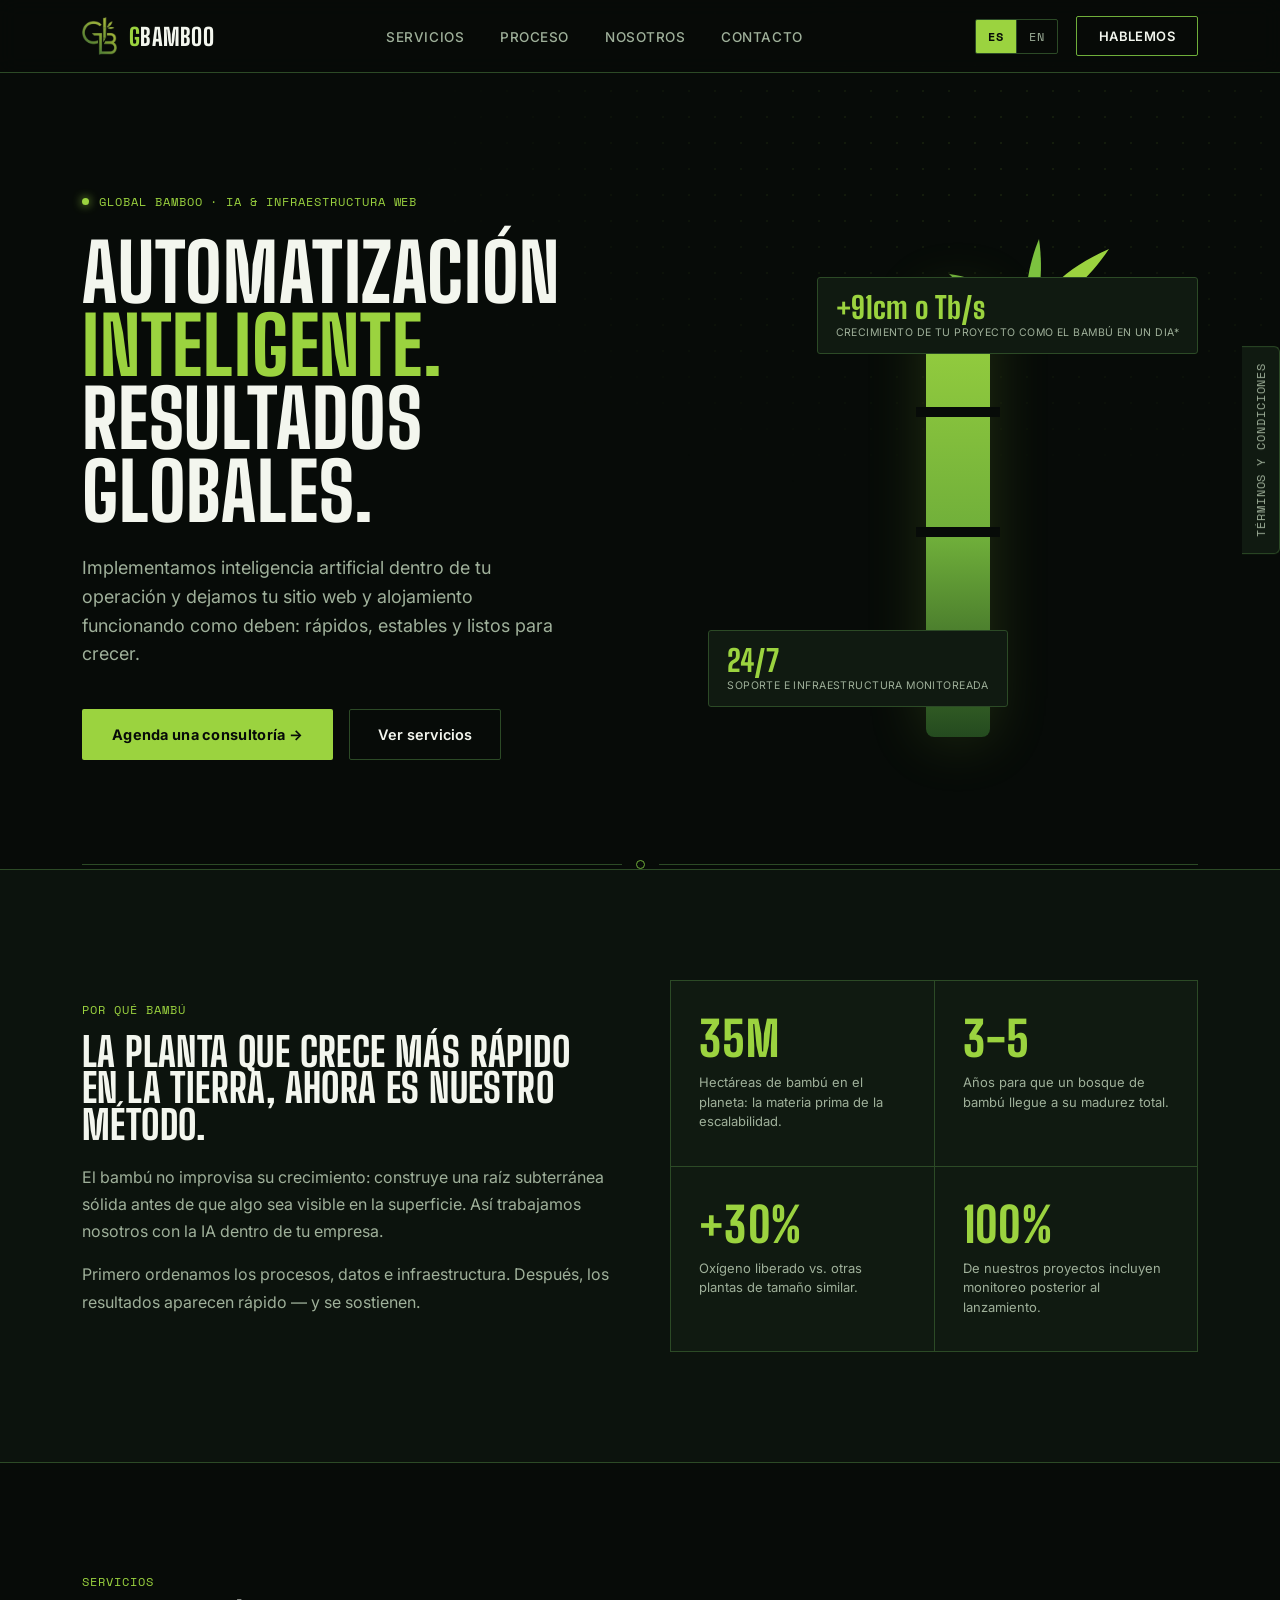
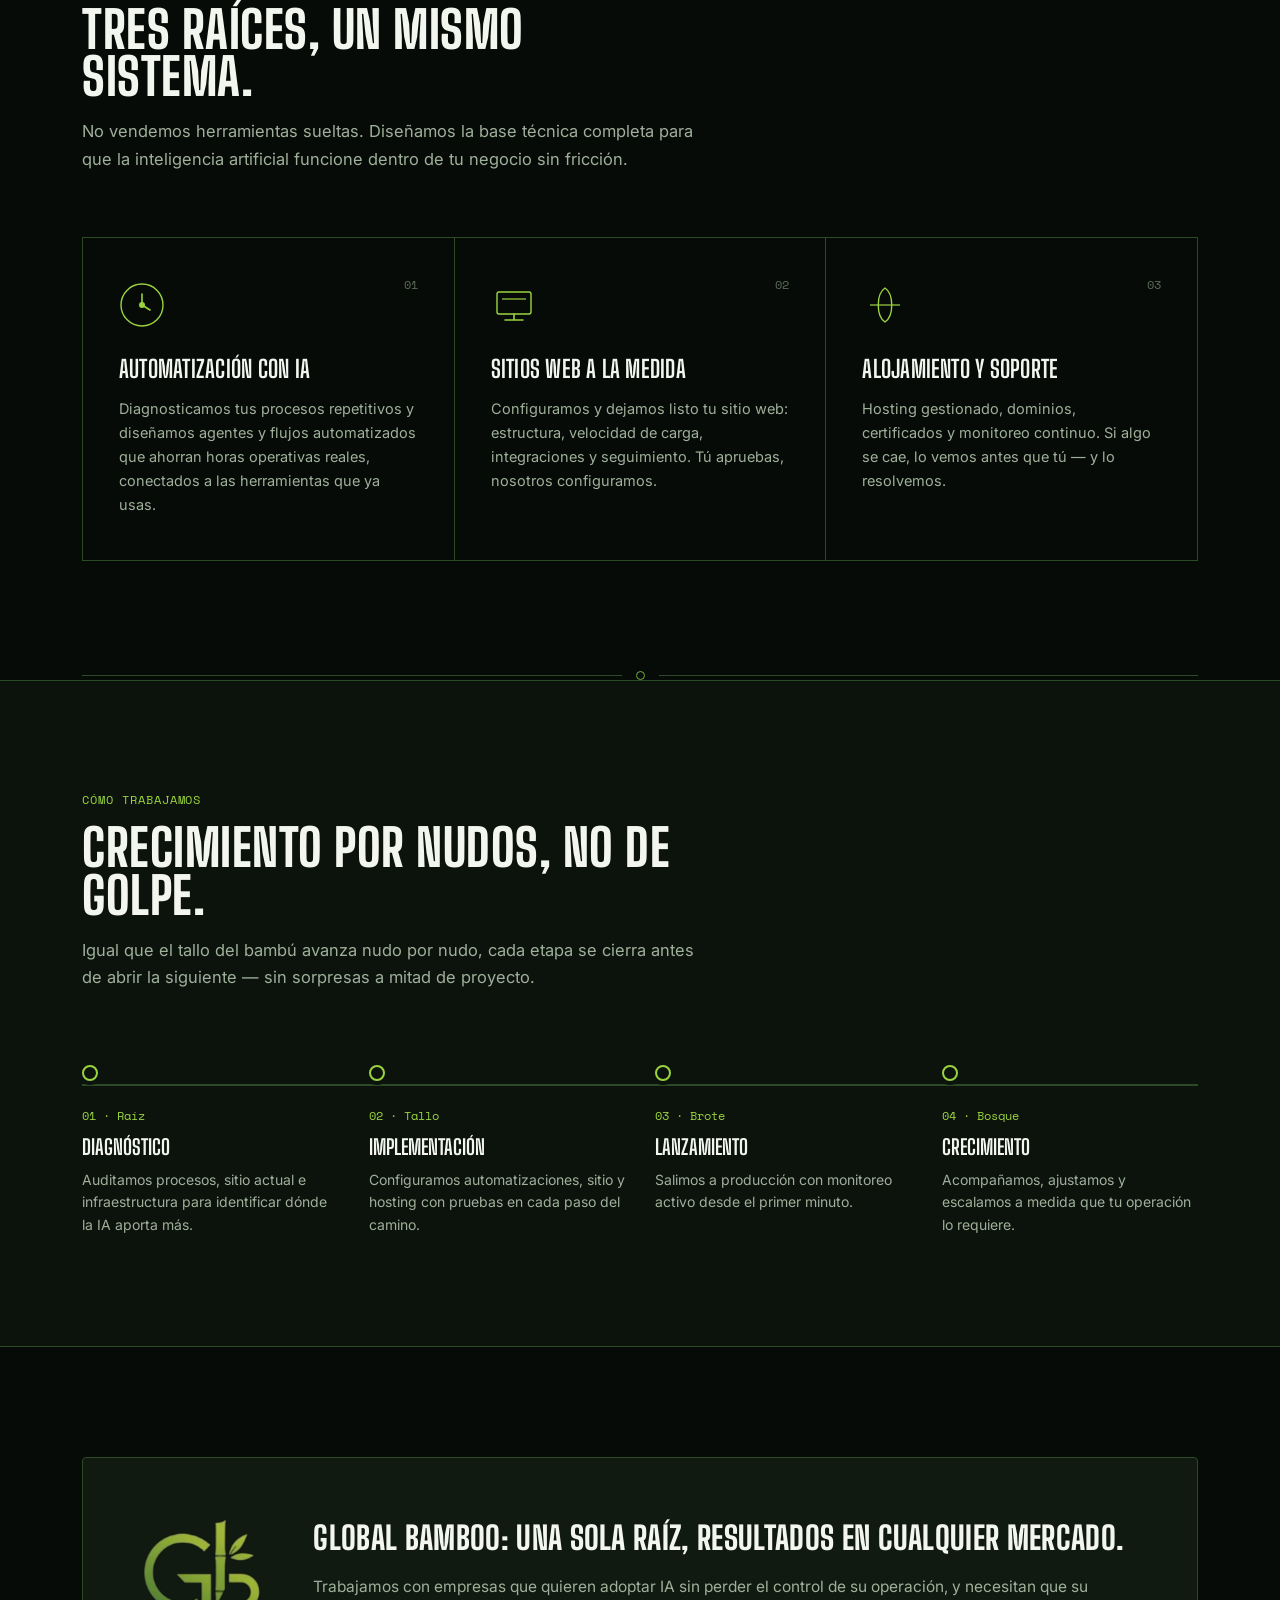
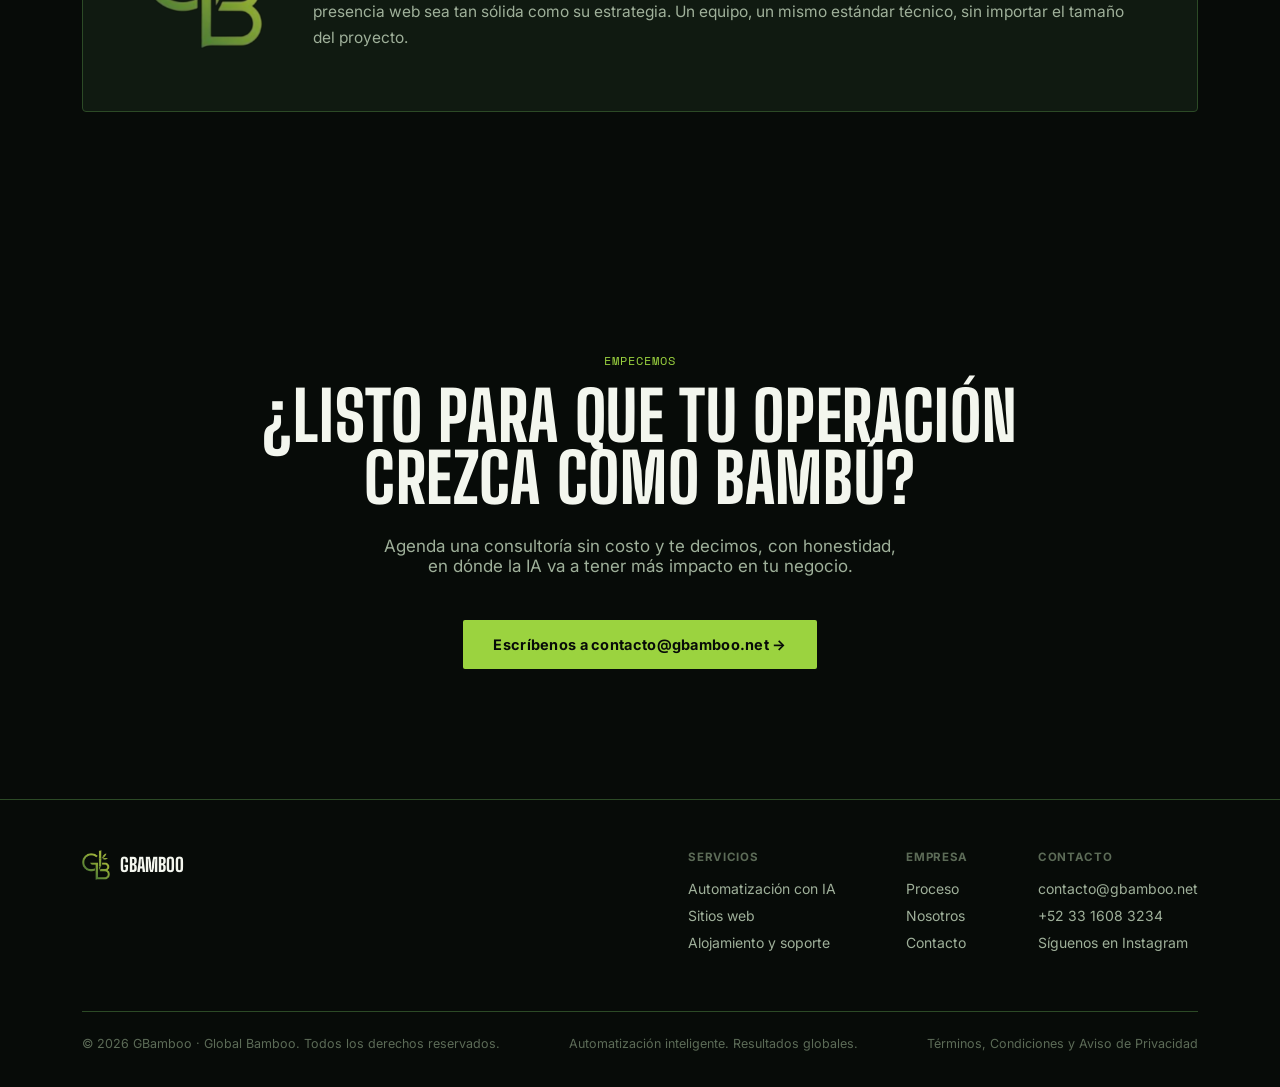
<file: index.html>
<!DOCTYPE html>
<html lang="es" data-lang="es">
<head>
<meta charset="UTF-8">
<meta name="viewport" content="width=device-width, initial-scale=1.0">
<title>GBamboo — Automatización Inteligente. Resultados Globales.</title>
<link rel="icon" type="image/x-icon" href="favicon.ico">
<link rel="preconnect" href="https://fonts.googleapis.com">
<link rel="preconnect" href="https://fonts.gstatic.com" crossorigin>
<link href="https://fonts.googleapis.com/css2?family=Big+Shoulders+Display:wght@400;600;700;800;900&family=Inter:wght@400;500;600;700&family=Space+Mono:wght@400;700&display=swap" rel="stylesheet">
<style>
  :root{
    --bg-black:#070b08;
    --bg-deep:#0c130d;
    --bg-panel:#101a11;
    --green-bright:#9bd33f;
    --green-mid:#6fae3a;
    --green-deep:#244a1f;
    --green-line:#2c4a26;
    --white:#f3f6ee;
    --grey:#9fb09a;
    --grey-dim:#5c6b57;
  }
  *{margin:0;padding:0;box-sizing:border-box;}
  html{scroll-behavior:smooth;}
  body{
    background:var(--bg-black);
    color:var(--white);
    font-family:'Inter',sans-serif;
    overflow-x:hidden;
    -webkit-font-smoothing:antialiased;
  }
  ::selection{background:var(--green-bright);color:var(--bg-black);}

  .display{
    font-family:'Big Shoulders Display',sans-serif;
    text-transform:uppercase;
    letter-spacing:0.01em;
    font-weight:800;
    line-height:0.92;
  }
  .mono{
    font-family:'Space Mono',monospace;
    letter-spacing:0.08em;
    text-transform:uppercase;
  }

  a{color:inherit;text-decoration:none;}

  .wrap{
    max-width:1180px;
    margin:0 auto;
    padding:0 32px;
  }

  /* background circuit-dot texture, echoes the globe motif in the logo */
  .dot-field{
    position:fixed;
    inset:0;
    pointer-events:none;
    z-index:0;
    background-image:radial-gradient(circle, rgba(155,211,63,0.10) 1px, transparent 1px);
    background-size:26px 26px;
    mask-image:radial-gradient(ellipse 70% 55% at 78% 18%, black 0%, transparent 70%);
  }

  /* ---------- NAV ---------- */
  header{
    position:sticky;
    top:0;
    z-index:50;
    background:rgba(7,11,8,0.86);
    backdrop-filter:blur(10px);
    border-bottom:1px solid var(--green-line);
  }
  nav{
    display:flex;
    align-items:center;
    justify-content:space-between;
    padding:16px 32px;
    max-width:1180px;
    margin:0 auto;
  }
  .brand{
    display:flex;
    align-items:center;
    gap:12px;
  }
  .brand img{height:38px;width:auto;display:block;}
  .brand-word{
    font-family:'Big Shoulders Display',sans-serif;
    font-weight:800;
    font-size:24px;
    letter-spacing:0.01em;
    text-transform:uppercase;
  }
  .brand-word .g{color:var(--green-bright);}
  nav ul{
    display:flex;
    gap:36px;
    list-style:none;
  }
  nav ul a{
    font-size:13.5px;
    letter-spacing:0.04em;
    color:var(--grey);
    transition:color .2s;
    text-transform:uppercase;
    font-weight:500;
  }
  nav ul a:hover{color:var(--green-bright);}
  .nav-cta{
    display:inline-flex;
    align-items:center;
    gap:8px;
    padding:11px 22px;
    border:1px solid var(--green-mid);
    border-radius:2px;
    font-size:13px;
    font-weight:600;
    letter-spacing:0.03em;
    text-transform:uppercase;
    transition:all .2s;
  }
  .nav-cta:hover{background:var(--green-bright);border-color:var(--green-bright);color:var(--bg-black);}
  .nav-toggle{display:none;}

  /* ---------- HERO ---------- */
  .hero{
    position:relative;
    padding:120px 0 100px;
    overflow:hidden;
  }
  .hero-grid{
    display:grid;
    grid-template-columns:1.1fr 0.9fr;
    gap:50px;
    align-items:center;
    position:relative;
    z-index:2;
  }
  .eyebrow{
    display:flex;
    align-items:center;
    gap:10px;
    font-size:12px;
    color:var(--green-bright);
    margin-bottom:26px;
    opacity:0;
    animation:fadeUp .7s ease forwards .1s;
  }
  .eyebrow::before{
    content:'';
    width:7px;height:7px;
    background:var(--green-bright);
    border-radius:50%;
    box-shadow:0 0 10px var(--green-bright);
  }
  .hero h1{
    font-size:clamp(46px, 6.2vw, 84px);
    opacity:0;
    animation:fadeUp .8s ease forwards .25s;
  }
  .hero h1 .accent{color:var(--green-bright);}
  .hero p.lead{
    margin-top:26px;
    font-size:18px;
    line-height:1.6;
    color:var(--grey);
    max-width:480px;
    opacity:0;
    animation:fadeUp .8s ease forwards .42s;
  }
  .hero-actions{
    display:flex;
    gap:16px;
    margin-top:40px;
    flex-wrap:wrap;
    opacity:0;
    animation:fadeUp .8s ease forwards .58s;
  }
  .btn-primary{
    padding:16px 30px;
    background:var(--green-bright);
    color:var(--bg-black);
    font-weight:700;
    font-size:14.5px;
    letter-spacing:0.02em;
    border-radius:2px;
    transition:transform .2s, box-shadow .2s;
    display:inline-flex;align-items:center;gap:10px;
  }
  .btn-primary:hover{transform:translateY(-2px);box-shadow:0 10px 26px rgba(155,211,63,0.28);}
  .btn-ghost{
    padding:16px 28px;
    border:1px solid var(--green-line);
    border-radius:2px;
    font-weight:600;
    font-size:14.5px;
    color:var(--white);
    transition:border-color .2s, background .2s;
  }
  .btn-ghost:hover{border-color:var(--green-bright);background:rgba(155,211,63,0.06);}

  @keyframes fadeUp{
    from{opacity:0;transform:translateY(18px);}
    to{opacity:1;transform:translateY(0);}
  }

  /* growing bamboo stalk signature element */
  .stalk-wrap{
    position:relative;
    height:520px;
    display:flex;
    align-items:flex-end;
    justify-content:center;
  }
  .stalk{
    position:relative;
    width:64px;
    height:0;
    background:linear-gradient(180deg, var(--green-bright), var(--green-mid) 55%, var(--green-deep));
    border-radius:8px;
    animation:grow 1.6s cubic-bezier(.2,.8,.25,1) forwards .3s;
    box-shadow:0 0 60px rgba(155,211,63,0.18);
  }
  @keyframes grow{
    from{height:0;}
    to{height:440px;}
  }
  .node{
    position:absolute;
    left:-10px;
    width:84px;
    height:10px;
    background:var(--bg-black);
    border-top:2px solid rgba(7,11,8,0.5);
    opacity:0;
    animation:nodeIn .4s ease forwards;
  }
  @keyframes nodeIn{ to{opacity:1;} }
  .leafset{
    position:absolute;
    width:170px;
    opacity:0;
    animation:leafIn .6s ease forwards;
  }
  .leafset svg{width:100%;height:auto;display:block;}
  @keyframes leafIn{
    from{opacity:0;transform:translateX(-6px) rotate(-4deg);}
    to{opacity:1;transform:translateX(0) rotate(0);}
  }
  .stat-floater{
    position:absolute;
    background:var(--bg-panel);
    border:1px solid var(--green-line);
    border-radius:3px;
    padding:14px 18px;
    opacity:0;
    animation:fadeUp .7s ease forwards 1.9s;
  }
  .stat-floater .num{
    font-family:'Big Shoulders Display',sans-serif;
    font-weight:800;
    font-size:30px;
    color:var(--green-bright);
    line-height:1;
  }
  .stat-floater .lab{
    font-size:10.5px;
    color:var(--grey);
    letter-spacing:0.04em;
    text-transform:uppercase;
    margin-top:4px;
  }
  .stat-1{top:60px; right:0;}
  .stat-2{bottom:30px; left:-10px;}

  @media (prefers-reduced-motion: reduce){
    .stalk{animation:none;height:440px;}
    .node,.leafset,.stat-floater,.eyebrow,.hero h1,.hero p.lead,.hero-actions{animation:none;opacity:1;}
  }

  /* ---------- NODE DIVIDER (bamboo joints as section divider) ---------- */
  .joint-divider{
    display:flex;
    align-items:center;
    gap:14px;
    max-width:1180px;
    margin:0 auto;
    padding:0 32px;
  }
  .joint-divider .line{flex:1;height:1px;background:var(--green-line);}
  .joint-divider .ring{
    width:9px;height:9px;border:1.5px solid var(--green-mid);border-radius:50%;
  }

  /* ---------- SECTION GENERIC ---------- */
  section{position:relative;z-index:2;padding:110px 0;}
  .section-head{
    max-width:620px;
    margin-bottom:64px;
  }
  .tag{
    font-size:12px;
    color:var(--green-bright);
    margin-bottom:16px;
    display:block;
  }
  .section-head h2{
    font-size:clamp(34px,4vw,52px);
  }
  .section-head p{
    margin-top:18px;
    color:var(--grey);
    font-size:16.5px;
    line-height:1.65;
  }

  /* ---------- WHY BAMBOO STRIP ---------- */
  .why{
    background:var(--bg-deep);
    border-top:1px solid var(--green-line);
    border-bottom:1px solid var(--green-line);
  }
  .why-grid{
    display:grid;
    grid-template-columns:1fr 1fr;
    gap:60px;
    align-items:center;
  }
  .why-copy h3{
    font-size:clamp(28px,3.4vw,40px);
    margin-bottom:20px;
  }
  .why-copy p{
    color:var(--grey);
    font-size:16px;
    line-height:1.7;
    margin-bottom:16px;
  }
  .why-stats{
    display:grid;
    grid-template-columns:1fr 1fr;
    gap:1px;
    background:var(--green-line);
    border:1px solid var(--green-line);
  }
  .why-stat{
    background:var(--bg-panel);
    padding:34px 28px;
  }
  .why-stat .num{
    font-family:'Big Shoulders Display',sans-serif;
    font-weight:800;
    font-size:48px;
    color:var(--green-bright);
    line-height:1;
  }
  .why-stat .lab{
    margin-top:10px;
    font-size:13px;
    color:var(--grey);
    line-height:1.5;
  }

  /* ---------- SERVICES ---------- */
  .services-grid{
    display:grid;
    grid-template-columns:repeat(3,1fr);
    gap:1px;
    background:var(--green-line);
    border:1px solid var(--green-line);
  }
  .service-card{
    background:var(--bg-black);
    padding:44px 36px;
    transition:background .25s;
    position:relative;
  }
  .service-card:hover{background:var(--bg-panel);}
  .service-card .si{
    width:46px;height:46px;
    margin-bottom:26px;
  }
  .service-card .si svg{width:100%;height:100%;}
  .service-card h3{
    font-family:'Big Shoulders Display',sans-serif;
    font-weight:700;
    font-size:24px;
    text-transform:uppercase;
    margin-bottom:14px;
    letter-spacing:0.01em;
  }
  .service-card p{
    color:var(--grey);
    font-size:14.5px;
    line-height:1.65;
  }
  .service-card .num{
    position:absolute;
    top:38px;right:36px;
    font-family:'Space Mono',monospace;
    font-size:12px;
    color:var(--grey-dim);
  }

  /* ---------- PROCESS (bamboo nodes = phased growth, a real sequence) ---------- */
  .process{background:var(--bg-deep);border-top:1px solid var(--green-line);border-bottom:1px solid var(--green-line);}
  .process-track{
    position:relative;
    padding-top:10px;
  }
  .process-line{
    position:absolute;
    top:29px;left:0;right:0;
    height:2px;
    background:var(--green-line);
  }
  .process-steps{
    display:grid;
    grid-template-columns:repeat(4,1fr);
    gap:30px;
    position:relative;
  }
  .pstep .node-dot{
    width:16px;height:16px;
    border-radius:50%;
    background:var(--bg-deep);
    border:2px solid var(--green-bright);
    margin-bottom:26px;
    position:relative;
    box-shadow:0 0 0 4px var(--bg-deep);
  }
  .pstep .pnum{
    font-family:'Space Mono',monospace;
    font-size:12px;
    color:var(--green-bright);
    margin-bottom:10px;
    display:block;
  }
  .pstep h4{
    font-family:'Big Shoulders Display',sans-serif;
    font-weight:700;
    font-size:21px;
    text-transform:uppercase;
    margin-bottom:10px;
  }
  .pstep p{
    color:var(--grey);
    font-size:14px;
    line-height:1.6;
  }

  /* ---------- LOGO PANEL / TRUST ---------- */
  .panel{
    background:var(--bg-panel);
    border:1px solid var(--green-line);
    border-radius:4px;
    padding:60px;
    display:flex;
    align-items:center;
    gap:50px;
  }
  .panel img{height:130px;width:auto;flex-shrink:0;}
  .panel-text h3{
    font-size:clamp(24px,2.6vw,32px);
    line-height:1.3;
    margin-bottom:14px;
  }
  .panel-text p{color:var(--grey);font-size:15.5px;line-height:1.65;}

  /* ---------- CTA ---------- */
  .cta{
    text-align:center;
    padding:130px 0;
  }
  .cta h2{
    font-size:clamp(38px,5.5vw,68px);
    max-width:780px;
    margin:0 auto 26px;
  }
  .cta p{
    color:var(--grey);
    font-size:17px;
    max-width:520px;
    margin:0 auto 44px;
  }

  /* ---------- FOOTER ---------- */
  footer{
    border-top:1px solid var(--green-line);
    padding:50px 0 36px;
  }
  .foot-grid{
    display:flex;
    justify-content:space-between;
    align-items:flex-start;
    flex-wrap:wrap;
    gap:40px;
  }
  .foot-brand{display:flex;align-items:center;gap:10px;}
  .foot-brand img{height:30px;}
  .foot-brand span{font-family:'Big Shoulders Display',sans-serif;font-weight:800;font-size:19px;text-transform:uppercase;}
  .foot-cols{display:flex;gap:70px;flex-wrap:wrap;}
  .foot-col h5{
    font-size:11.5px;letter-spacing:0.06em;text-transform:uppercase;color:var(--grey-dim);margin-bottom:16px;
  }
  .foot-col a, .foot-col p{
    display:block;
    font-size:14px;
    color:var(--grey);
    margin-bottom:10px;
  }
  .foot-col a:hover{color:var(--green-bright);}
  .foot-bottom{
    margin-top:50px;
    padding-top:24px;
    border-top:1px solid var(--green-line);
    display:flex;
    justify-content:space-between;
    font-size:12.5px;
    color:var(--grey-dim);
    flex-wrap:wrap;
    gap:10px;
  }

  /* ---------- RESPONSIVE ---------- */
  @media (max-width:900px){
    nav ul{display:none;}
    .hero-grid{grid-template-columns:1fr;}
    .stalk-wrap{height:340px;margin-top:20px;}
    .why-grid{grid-template-columns:1fr;}
    .services-grid{grid-template-columns:1fr;}
    .process-steps{grid-template-columns:1fr 1fr;}
    .process-line{display:none;}
    .panel{flex-direction:column;text-align:center;padding:44px 30px;}
    .why-stats{grid-template-columns:1fr;}
  }
  @media (max-width:560px){
    .process-steps{grid-template-columns:1fr;}
    .nav-cta{display:none;}
    .wrap{padding:0 20px;}
    nav{padding:14px 20px;}
  }

  a:focus-visible, button:focus-visible{
    outline:2px solid var(--green-bright);
    outline-offset:3px;
  }

  /* ---------- LEGAL TAB (Términos y Condiciones) ---------- */
  .legal-tab{
    position:fixed;
    right:0;
    top:50%;
    transform:translateY(-50%) rotate(180deg);
    writing-mode:vertical-rl;
    background:var(--bg-panel);
    border:1px solid var(--green-line);
    border-right:none;
    color:var(--grey);
    font-family:'Space Mono',monospace;
    font-size:11.5px;
    letter-spacing:0.08em;
    text-transform:uppercase;
    padding:16px 10px;
    border-radius:6px 0 0 6px;
    cursor:pointer;
    z-index:60;
    transition:background .2s, color .2s, padding .2s;
  }
  .legal-tab:hover{
    background:var(--green-bright);
    color:var(--bg-black);
    padding-right:14px;
  }
  @media (max-width:560px){
    .legal-tab{font-size:10px;padding:12px 8px;}
  }

  .legal-overlay{
    position:fixed;
    inset:0;
    background:rgba(7,11,8,0.78);
    backdrop-filter:blur(4px);
    z-index:99;
    display:none;
    align-items:center;
    justify-content:center;
    padding:32px 16px;
  }
  .legal-overlay.open{display:flex;}

  .legal-modal{
    position:relative;
    width:100%;
    max-width:820px;
    max-height:86vh;
    overflow-y:auto;
    background:var(--bg-deep);
    border:1px solid var(--green-line);
    border-radius:8px;
    padding:48px 44px 56px;
    box-shadow:0 30px 80px rgba(0,0,0,0.5);
  }
  .legal-modal::-webkit-scrollbar{width:8px;}
  .legal-modal::-webkit-scrollbar-thumb{background:var(--green-line);border-radius:4px;}

  .legal-close{
    position:sticky;
    top:0;
    float:right;
    margin:-8px -8px 0 0;
    width:36px;height:36px;
    display:flex;align-items:center;justify-content:center;
    background:var(--bg-panel);
    border:1px solid var(--green-line);
    border-radius:50%;
    color:var(--grey);
    font-size:18px;
    cursor:pointer;
    transition:background .2s, color .2s;
  }
  .legal-close:hover{background:var(--green-bright);color:var(--bg-black);}

  .legal-modal h2.display{
    font-size:clamp(26px,4vw,38px);
    margin-bottom:6px;
    clear:both;
  }
  .legal-modal .legal-updated{
    font-size:12px;
    color:var(--green-bright);
    margin-bottom:32px;
    display:block;
  }
  .legal-modal h3{
    font-family:'Big Shoulders Display',sans-serif;
    font-weight:700;
    text-transform:uppercase;
    letter-spacing:0.01em;
    font-size:20px;
    color:var(--green-bright);
    margin:36px 0 12px;
  }
  .legal-modal h3:first-of-type{margin-top:8px;}
  .legal-modal h4{
    font-family:'Inter',sans-serif;
    font-weight:700;
    font-size:14.5px;
    color:var(--white);
    margin:20px 0 8px;
  }
  .legal-modal p{
    color:var(--grey);
    font-size:14.5px;
    line-height:1.7;
    margin-bottom:12px;
  }
  .legal-modal ul{
    margin:0 0 14px 20px;
    color:var(--grey);
    font-size:14.5px;
    line-height:1.7;
  }
  .legal-modal li{margin-bottom:6px;}
  .legal-modal strong{color:var(--white);}
  .legal-modal a.legal-link{color:var(--green-bright);text-decoration:underline;}
  .legal-modal .legal-divider{
    height:1px;
    background:var(--green-line);
    margin:44px 0;
    border:none;
  }
  .legal-modal .legal-note{
    margin-top:36px;
    padding:16px 18px;
    background:var(--bg-panel);
    border:1px solid var(--green-line);
    border-radius:4px;
    font-size:13px;
    color:var(--grey);
    font-style:italic;
    line-height:1.6;
  }
  @media (max-width:560px){
    .legal-modal{padding:36px 22px 44px;}
  }

  /* ---------- LANGUAGE TOGGLE ---------- */
  .nav-right{display:flex;align-items:center;gap:18px;}
  .lang-toggle{
    display:inline-flex;
    border:1px solid var(--green-line);
    border-radius:2px;
    overflow:hidden;
  }
  .lang-toggle button{
    appearance:none;
    background:transparent;
    border:none;
    color:var(--grey);
    font-family:'Space Mono',monospace;
    font-size:12px;
    letter-spacing:0.08em;
    text-transform:uppercase;
    padding:8px 12px;
    cursor:pointer;
    transition:background .2s,color .2s;
  }
  .lang-toggle button + button{border-left:1px solid var(--green-line);}
  .lang-toggle button:hover{color:var(--green-bright);}
  .lang-toggle button.active{
    background:var(--green-bright);
    color:var(--bg-black);
    font-weight:700;
  }
  /* legal content: two language blocks, only one visible */
  .legal-lang{display:none;}
  html[data-lang="es"] .legal-lang.lang-es{display:block;}
  html[data-lang="en"] .legal-lang.lang-en{display:block;}
  @media (max-width:760px){
    .nav-right{gap:10px;}
    .lang-toggle button{padding:7px 9px;font-size:11px;}
  }
</style>
</head>
<body>

<div class="dot-field"></div>

<header>
  <nav>
    <div class="brand">
      <img src="logo.png" alt="GBamboo logo">
      <span class="brand-word"><span class="g">G</span>Bamboo</span>
    </div>
    <ul>
      <li><a href="#servicios" data-i18n="nav_services">Servicios</a></li>
      <li><a href="#proceso" data-i18n="nav_process">Proceso</a></li>
      <li><a href="#nosotros" data-i18n="nav_about">Nosotros</a></li>
      <li><a href="#contacto" data-i18n="nav_contact">Contacto</a></li>
    </ul>
    <div class="nav-right">
      <div class="lang-toggle" role="group" aria-label="Idioma / Language">
        <button type="button" id="langEsBtn" class="active" aria-pressed="true">ES</button>
        <button type="button" id="langEnBtn" aria-pressed="false">EN</button>
      </div>
      <a href="#contacto" class="nav-cta" data-i18n="nav_cta">Hablemos</a>
    </div>
  </nav>
</header>

<main>
  <!-- HERO -->
  <section class="hero">
    <div class="wrap hero-grid">
      <div>
        <span class="eyebrow mono" data-i18n="hero_eyebrow">Global Bamboo &middot; IA &amp; Infraestructura Web</span>
        <h1 class="display" data-i18n="hero_h1">Automatización<br><span class="accent">Inteligente.</span><br>Resultados<br>Globales.</h1>
        <p class="lead" data-i18n="hero_lead">Implementamos inteligencia artificial dentro de tu operación y dejamos tu sitio web y alojamiento funcionando como deben: rápidos, estables y listos para crecer.</p>
        <div class="hero-actions">
          <a href="#contacto" class="btn-primary" data-i18n="hero_btn1">Agenda una consultoría →</a>
          <a href="#servicios" class="btn-ghost" data-i18n="hero_btn2">Ver servicios</a>
        </div>
      </div>

      <div class="stalk-wrap" aria-hidden="true">
        <div class="stalk">
          <div class="node" style="bottom:90px; animation-delay:.9s;"></div>
          <div class="node" style="bottom:200px; animation-delay:1.15s;"></div>
          <div class="node" style="bottom:320px; animation-delay:1.4s;"></div>
          <div class="leafset" style="top:-58px; left:18px; animation-delay:1.7s;">
            <svg viewBox="0 0 170 110" fill="none">
              <path d="M85 90 C60 70 30 60 5 35 C40 40 65 55 85 90Z" fill="#6fae3a"/>
              <path d="M85 90 C95 55 120 30 165 10 C145 40 120 60 85 90Z" fill="#9bd33f"/>
              <path d="M85 90 C78 55 85 25 95 0 C100 35 95 65 85 90Z" fill="#7cc23f"/>
            </svg>
          </div>
        </div>
        <div class="stat-floater stat-1">
          <div class="num">+91cm o Tb/s</div>
          <div class="lab" data-i18n="stat1_lab">Crecimiento de tu proyecto como el bambú en un dia*</div>
        </div>
        <div class="stat-floater stat-2">
          <div class="num">24/7</div>
          <div class="lab" data-i18n="stat2_lab">Soporte e infraestructura monitoreada</div>
        </div>
      </div>
    </div>
  </section>

  <div class="joint-divider"><div class="line"></div><div class="ring"></div><div class="line"></div></div>

  <!-- WHY BAMBOO -->
  <section class="why">
    <div class="wrap why-grid">
      <div class="why-copy">
        <span class="tag mono" data-i18n="why_tag">Por qué bambú</span>
        <h3 class="display" data-i18n="why_h3">La planta que crece más rápido en la tierra, ahora es nuestro método.</h3>
        <p data-i18n="why_p1">El bambú no improvisa su crecimiento: construye una raíz subterránea sólida antes de que algo sea visible en la superficie. Así trabajamos nosotros con la IA dentro de tu empresa.</p>
        <p data-i18n="why_p2">Primero ordenamos los procesos, datos e infraestructura. Después, los resultados aparecen rápido — y se sostienen.</p>
      </div>
      <div class="why-stats">
        <div class="why-stat">
          <div class="num display">35M</div>
          <div class="lab" data-i18n="ws1">Hectáreas de bambú en el planeta: la materia prima de la escalabilidad.</div>
        </div>
        <div class="why-stat">
          <div class="num display">3-5</div>
          <div class="lab" data-i18n="ws2">Años para que un bosque de bambú llegue a su madurez total.</div>
        </div>
        <div class="why-stat">
          <div class="num display">+30%</div>
          <div class="lab" data-i18n="ws3">Oxígeno liberado vs. otras plantas de tamaño similar.</div>
        </div>
        <div class="why-stat">
          <div class="num display">100%</div>
          <div class="lab" data-i18n="ws4">De nuestros proyectos incluyen monitoreo posterior al lanzamiento.</div>
        </div>
      </div>
    </div>
  </section>

  <!-- SERVICES -->
  <section id="servicios">
    <div class="wrap">
      <div class="section-head">
        <span class="tag mono" data-i18n="srv_tag">Servicios</span>
        <h2 class="display" data-i18n="srv_h2">Tres raíces, un mismo sistema.</h2>
        <p data-i18n="srv_p">No vendemos herramientas sueltas. Diseñamos la base técnica completa para que la inteligencia artificial funcione dentro de tu negocio sin fricción.</p>
      </div>

      <div class="services-grid">
        <div class="service-card">
          <span class="num">01</span>
          <div class="si"><svg viewBox="0 0 46 46" fill="none"><circle cx="23" cy="23" r="21" stroke="#9bd33f" stroke-width="1.4"/><path d="M23 12v11l8 5" stroke="#9bd33f" stroke-width="1.6" stroke-linecap="round"/><circle cx="23" cy="23" r="3" fill="#9bd33f"/></svg></div>
          <h3 data-i18n="s1_h">Automatización con IA</h3>
          <p data-i18n="s1_p">Diagnosticamos tus procesos repetitivos y diseñamos agentes y flujos automatizados que ahorran horas operativas reales, conectados a las herramientas que ya usas.</p>
        </div>
        <div class="service-card">
          <span class="num">02</span>
          <div class="si"><svg viewBox="0 0 46 46" fill="none"><rect x="6" y="10" width="34" height="22" rx="2" stroke="#9bd33f" stroke-width="1.4"/><path d="M14 38h18M23 32v6" stroke="#9bd33f" stroke-width="1.6" stroke-linecap="round"/><path d="M11 17h24" stroke="#9bd33f" stroke-width="1.2"/></svg></div>
          <h3 data-i18n="s2_h">Sitios web a la medida</h3>
          <p data-i18n="s2_p">Configuramos y dejamos listo tu sitio web: estructura, velocidad de carga, integraciones y seguimiento. Tú apruebas, nosotros configuramos.</p>
        </div>
        <div class="service-card">
          <span class="num">03</span>
          <div class="si"><svg viewBox="0 0 46 46" fill="none"><path d="M23 6c9 6 9 28 0 34-9-6-9-28 0-34Z" stroke="#9bd33f" stroke-width="1.4"/><path d="M8 23h30" stroke="#9bd33f" stroke-width="1.2"/></svg></div>
          <h3 data-i18n="s3_h">Alojamiento y soporte</h3>
          <p data-i18n="s3_p">Hosting gestionado, dominios, certificados y monitoreo continuo. Si algo se cae, lo vemos antes que tú — y lo resolvemos.</p>
        </div>
      </div>
    </div>
  </section>

  <div class="joint-divider"><div class="line"></div><div class="ring"></div><div class="line"></div></div>

  <!-- PROCESS -->
  <section class="process" id="proceso">
    <div class="wrap">
      <div class="section-head">
        <span class="tag mono" data-i18n="proc_tag">Cómo trabajamos</span>
        <h2 class="display" data-i18n="proc_h2">Crecimiento por nudos, no de golpe.</h2>
        <p data-i18n="proc_p">Igual que el tallo del bambú avanza nudo por nudo, cada etapa se cierra antes de abrir la siguiente — sin sorpresas a mitad de proyecto.</p>
      </div>
      <div class="process-track">
        <div class="process-line"></div>
        <div class="process-steps">
          <div class="pstep">
            <div class="node-dot"></div>
            <span class="pnum" data-i18n="p1_num">01 · Raíz</span>
            <h4 data-i18n="p1_h">Diagnóstico</h4>
            <p data-i18n="p1_p">Auditamos procesos, sitio actual e infraestructura para identificar dónde la IA aporta más.</p>
          </div>
          <div class="pstep">
            <div class="node-dot"></div>
            <span class="pnum" data-i18n="p2_num">02 · Tallo</span>
            <h4 data-i18n="p2_h">Implementación</h4>
            <p data-i18n="p2_p">Configuramos automatizaciones, sitio y hosting con pruebas en cada paso del camino.</p>
          </div>
          <div class="pstep">
            <div class="node-dot"></div>
            <span class="pnum" data-i18n="p3_num">03 · Brote</span>
            <h4 data-i18n="p3_h">Lanzamiento</h4>
            <p data-i18n="p3_p">Salimos a producción con monitoreo activo desde el primer minuto.</p>
          </div>
          <div class="pstep">
            <div class="node-dot"></div>
            <span class="pnum" data-i18n="p4_num">04 · Bosque</span>
            <h4 data-i18n="p4_h">Crecimiento</h4>
            <p data-i18n="p4_p">Acompañamos, ajustamos y escalamos a medida que tu operación lo requiere.</p>
          </div>
        </div>
      </div>
    </div>
  </section>

  <!-- TRUST PANEL -->
  <section id="nosotros">
    <div class="wrap">
      <div class="panel">
        <img src="logo.png" alt="GBamboo logo">
        <div class="panel-text">
          <h3 class="display" data-i18n="panel_h3">Global Bamboo: una sola raíz, resultados en cualquier mercado.</h3>
          <p data-i18n="panel_p">Trabajamos con empresas que quieren adoptar IA sin perder el control de su operación, y necesitan que su presencia web sea tan sólida como su estrategia. Un equipo, un mismo estándar técnico, sin importar el tamaño del proyecto.</p>
        </div>
      </div>
    </div>
  </section>

  <!-- CTA -->
  <section class="cta" id="contacto">
    <div class="wrap">
      <span class="tag mono" data-i18n="cta_tag">Empecemos</span>
      <h2 class="display" data-i18n="cta_h2">¿Listo para que tu operación crezca como bambú?</h2>
      <p data-i18n="cta_p">Agenda una consultoría sin costo y te decimos, con honestidad, en dónde la IA va a tener más impacto en tu negocio.</p>
      <a href="mailto:contacto@gbamboo.net" class="btn-primary" data-i18n="cta_btn">Escríbenos a contacto@gbamboo.net →</a>
    </div>
  </section>
</main>

<footer>
  <div class="wrap">
    <div class="foot-grid">
      <div class="foot-brand">
        <img src="logo.png" alt="GBamboo logo">
        <span>GBamboo</span>
      </div>
      <div class="foot-cols">
        <div class="foot-col">
          <h5 data-i18n="f_services">Servicios</h5>
          <a href="#servicios" data-i18n="f_s1">Automatización con IA</a>
          <a href="#servicios" data-i18n="f_s2">Sitios web</a>
          <a href="#servicios" data-i18n="f_s3">Alojamiento y soporte</a>
        </div>
        <div class="foot-col">
          <h5 data-i18n="f_company">Empresa</h5>
          <a href="#proceso" data-i18n="nav_process">Proceso</a>
          <a href="#nosotros" data-i18n="nav_about">Nosotros</a>
          <a href="#contacto" data-i18n="nav_contact">Contacto</a>
        </div>
        <div class="foot-col">
          <h5 data-i18n="f_contact">Contacto</h5>
          <p>contacto@gbamboo.net</p>
          <p>+52 33 1608 3234</p>
          <a href='https://www.instagram.com/gbamboo.n3t/' target='_blank' data-i18n="f_ig">
            Síguenos en Instagram
          </a>
        </div>
      </div>
    </div>
    <div class="foot-bottom">
      <span data-i18n="f_copy">© 2026 GBamboo · Global Bamboo. Todos los derechos reservados.</span>
      <span data-i18n="f_tag">Automatización inteligente. Resultados globales.</span>
      <a href="#" id="legalFooterLink" style="color:var(--grey-dim);" data-i18n="f_legal">Términos, Condiciones y Aviso de Privacidad</a>
    </div>
  </div>
</footer>

<!-- ---------- PESTAÑA + MODAL: TÉRMINOS Y CONDICIONES ---------- -->
<button type="button" class="legal-tab mono" id="legalTabBtn" aria-haspopup="dialog" aria-expanded="false" aria-controls="legalOverlay" data-i18n="legal_tab">
  Términos y Condiciones
</button>

<div class="legal-overlay" id="legalOverlay" role="dialog" aria-modal="true" aria-labelledby="legalModalTitle">
  <div class="legal-modal">
    <button type="button" class="legal-close" id="legalCloseBtn" aria-label="Cerrar">✕</button>

    <!-- ================= ESPAÑOL ================= -->
    <div class="legal-lang lang-es">
      <h2 class="display" id="legalModalTitle">Términos y Condiciones</h2>
      <span class="legal-updated mono">Última actualización: julio 2026</span>

      <p><strong>GBamboo</strong> — Automatización Digital con Inteligencia Artificial. Sitio web: gbamboo.net | Contacto: <a class="legal-link" href="mailto:social@gbamboo.net">social@gbamboo.net</a></p>

      <h3>1. Objeto</h3>
      <p>Estos Términos y Condiciones regulan el acceso y uso del sitio web GBamboo.net, así como la contratación de nuestros servicios de automatización digital, agentes de chat inteligente, sistemas CRM, integraciones y desarrollos relacionados (en conjunto, los "Servicios"). Al acceder al sitio o contratar cualquier Servicio, el usuario o cliente acepta estos Términos en su totalidad. Si no está de acuerdo, debe abstenerse de usar el sitio o contratar los Servicios.</p>

      <h3>2. Descripción de los Servicios</h3>
      <p>GBamboo ofrece, entre otros:</p>
      <ul>
        <li>Desarrollo de sitios web, hosting y dominio.</li>
        <li>Agentes de chat inteligente (WhatsApp, Instagram, sitio web) impulsados por inteligencia artificial.</li>
        <li>Plataformas de gestión de clientes (CRM).</li>
        <li>Integraciones con sistemas de terceros (CRM, ERP, contabilidad, RH).</li>
        <li>Analytics, reportes y automatización de flujos de trabajo (workflows).</li>
      </ul>
      <p>El alcance específico de cada Servicio se define en la propuesta comercial y/o contrato firmado con cada cliente.</p>

      <h3>3. Cuentas y uso permitido</h3>
      <ul>
        <li>El cliente es responsable de la veracidad de la información que proporciona para la prestación del Servicio.</li>
        <li>El cliente se compromete a no utilizar los Servicios para fines ilícitos, fraudulentos, o que infrinjan derechos de terceros.</li>
        <li>Queda prohibido el uso de los agentes de chat inteligente para difundir spam, contenido engañoso, discriminatorio o que viole las políticas de las plataformas integradas (Meta, WhatsApp Business, etc.).</li>
      </ul>

      <h3>4. Propiedad intelectual y licenciamiento del sistema</h3>
      <ul>
        <li>El código fuente, la configuración técnica, los modelos de automatización y la arquitectura de los sistemas desarrollados por GBamboo (chatbots, CRM, workflows) son <strong>propiedad de GBamboo</strong>, salvo que se pacte lo contrario por escrito.</li>
        <li>El cliente recibe una <strong>licencia de uso</strong> sobre el sistema mientras su mensualidad esté vigente y al corriente de pago.</li>
        <li>Los <strong>datos propios del cliente</strong> (contactos, historial de conversaciones, información capturada en el CRM) le pertenecen al cliente y son exportables en formato estándar (CSV/Excel/JSON) en cualquier momento y, en todo caso, al finalizar la relación contractual.</li>
        <li>Al finalizar o incumplirse el contrato de mensualidad, el acceso operativo al sistema se suspende. Existe opción de compra (buyout) del sistema conforme a lo pactado en el contrato de servicio correspondiente.</li>
      </ul>

      <h3>5. Recopilación de información</h3>
      <p>GBamboo recopila información tanto de sus <strong>clientes directos</strong> (las empresas que contratan los Servicios) como de los <strong>usuarios finales</strong> que interactúan con los sistemas desarrollados (por ejemplo, personas que escriben a un chatbot de WhatsApp configurado para un cliente de GBamboo). El detalle de qué información se recopila, para qué se usa y cómo se protege se describe en nuestro Aviso de Privacidad, a continuación.</p>

      <h3>6. Limitación de responsabilidad</h3>
      <ul>
        <li>GBamboo se compromete a operar los Servicios con estándares profesionales de seguridad y disponibilidad, pero no garantiza disponibilidad ininterrumpida al 100%, dado que los Servicios dependen de proveedores externos (AWS, Meta, OpenAI, entre otros).</li>
        <li>GBamboo no es responsable por decisiones comerciales tomadas por el cliente con base en la información generada por los sistemas (reportes, analytics, respuestas del chatbot).</li>
        <li>El cliente es responsable de obtener el consentimiento necesario de sus propios usuarios finales para el tratamiento de sus datos personales, conforme se detalla en el Aviso de Privacidad.</li>
      </ul>

      <h3>7. Vigencia y modificaciones</h3>
      <p>GBamboo podrá modificar estos Términos y Condiciones en cualquier momento. Los cambios se publicarán en este sitio web con su fecha de actualización. El uso continuado de los Servicios tras la publicación de cambios implica su aceptación.</p>

      <h3>8. Legislación aplicable</h3>
      <p>Estos Términos se rigen por las leyes de los Estados Unidos Mexicanos, incluyendo la Ley Federal de Protección de Datos Personales en Posesión de los Particulares (LFPDPPP) y su Reglamento. Cualquier controversia se someterá a los tribunales competentes en Jalisco, México.</p>

      <hr class="legal-divider">

      <h2 class="display" style="font-size:clamp(24px,3.4vw,32px);">Aviso de Privacidad Integral</h2>
      <p>En cumplimiento de la Ley Federal de Protección de Datos Personales en Posesión de los Particulares (LFPDPPP), GBamboo pone a disposición el presente Aviso de Privacidad.</p>

      <h3>1. Identidad y domicilio del responsable</h3>
      <p><strong>GBamboo</strong> es responsable del tratamiento de los datos personales recabados a través de su sitio web GBamboo.net y de los sistemas que administra para sus clientes. Contacto para temas de privacidad: <a class="legal-link" href="mailto:social@gbamboo.net">social@gbamboo.net</a></p>

      <h3>2. Datos personales que recabamos</h3>
      <h4>a) De nuestros clientes (empresas que contratan Servicios)</h4>
      <ul>
        <li>Datos de contacto: nombre, correo electrónico, teléfono, empresa, puesto.</li>
        <li>Datos de facturación.</li>
        <li>Información del negocio necesaria para configurar los sistemas (procesos internos, catálogos, políticas de atención).</li>
      </ul>
      <h4>b) De los usuarios finales que interactúan con los sistemas de nuestros clientes</h4>
      <p>Cuando una persona interactúa con un chatbot, formulario web o sistema de agendamiento configurado por GBamboo para uno de nuestros clientes, podemos recabar:</p>
      <ul>
        <li>Nombre, número de teléfono o cuenta de WhatsApp/Instagram.</li>
        <li>Contenido de las conversaciones sostenidas con el agente de chat.</li>
        <li>Correo electrónico (si se proporciona para agendar citas o recibir información).</li>
        <li>Preferencias e información proporcionada durante la conversación, utilizada para personalizar la atención (por ejemplo: intereses, historial de solicitudes, respuestas a preguntas de calificación de lead).</li>
        <li>Metadatos técnicos (fecha, hora, canal de contacto).</li>
      </ul>
      <p><strong>Importante:</strong> GBamboo trata estos datos en su carácter de <strong>encargado</strong> del tratamiento, actuando por cuenta y bajo instrucciones de nuestro cliente (la empresa con la que el usuario final interactúa), quien es el responsable principal de dicha relación. Cada cliente de GBamboo es responsable de contar con su propio aviso de privacidad frente a sus usuarios finales, y GBamboo se compromete a tratar esos datos únicamente para los fines que el cliente autorice.</p>

      <h3>3. Finalidades del tratamiento</h3>
      <p><strong>Finalidades primarias (necesarias para el Servicio):</strong></p>
      <ul>
        <li>Prestar y operar los Servicios contratados (hosting, chatbot, CRM, integraciones).</li>
        <li>Dar seguimiento y soporte técnico.</li>
        <li>Personalizar la atención brindada por los agentes de chat inteligente (por ejemplo, recordar el contexto de una conversación o preferencias previas del usuario).</li>
        <li>Facturación y cumplimiento de obligaciones fiscales.</li>
      </ul>
      <p><strong>Finalidades secundarias (opcionales):</strong></p>
      <ul>
        <li>Envío de comunicaciones sobre nuevos servicios o mejoras.</li>
        <li>Elaboración de reportes estadísticos y analíticos agregados (sin identificar a personas individuales).</li>
      </ul>
      <p>El usuario puede oponerse a las finalidades secundarias en cualquier momento escribiendo a <a class="legal-link" href="mailto:social@gbamboo.net">social@gbamboo.net</a>.</p>

      <h3>4. Transferencias y encargados de tratamiento</h3>
      <p>Para operar los Servicios, GBamboo utiliza proveedores tecnológicos que procesan datos como parte de la infraestructura (encargados de tratamiento), entre ellos:</p>
      <ul>
        <li><strong>Amazon Web Services (AWS):</strong> hosting, almacenamiento y respaldo de datos.</li>
        <li><strong>OpenAI (ChatGPT):</strong> procesamiento de lenguaje natural para generar respuestas del agente de chat.</li>
        <li><strong>Meta (WhatsApp Business, Instagram):</strong> transmisión de mensajes a través de sus plataformas.</li>
      </ul>
      <p>Estos proveedores procesan la información únicamente para permitir la operación del Servicio y están sujetos a sus propias políticas de privacidad y estándares de seguridad. GBamboo no vende ni renta datos personales a terceros con fines publicitarios.</p>

      <h3>5. Almacenamiento y seguridad</h3>
      <p>Los datos se almacenan en servidores con cifrado, respaldo automático y controles de acceso. Se conservan durante la vigencia de la relación contractual con el cliente correspondiente y, posteriormente, durante el plazo que exijan las obligaciones legales aplicables, salvo solicitud de cancelación por parte del titular.</p>

      <h3>6. Derechos ARCO</h3>
      <p>El titular de los datos (cliente o usuario final) tiene derecho a <strong>Acceder, Rectificar, Cancelar u Oponerse</strong> (derechos ARCO) al tratamiento de sus datos personales, así como a revocar su consentimiento en cualquier momento. Para ejercer estos derechos, puede escribir a <a class="legal-link" href="mailto:social@gbamboo.net">social@gbamboo.net</a> indicando:</p>
      <ul>
        <li>Nombre completo y datos de contacto.</li>
        <li>Descripción clara del dato personal sobre el cual se ejerce el derecho.</li>
        <li>Documento que acredite su identidad, en su caso.</li>
      </ul>
      <p>GBamboo responderá en un plazo no mayor a 20 días hábiles, conforme lo establece la LFPDPPP. Cuando el dato haya sido recabado a través de un sistema operado para un cliente específico, GBamboo podrá canalizar la solicitud al cliente responsable cuando corresponda, y así lo notificará al titular.</p>

      <h3>7. Uso de cookies y tecnologías de rastreo</h3>
      <p>El sitio web GBamboo.net puede utilizar cookies y tecnologías similares (por ejemplo, Google Analytics) para mejorar la experiencia de navegación y analizar el uso del sitio. El usuario puede deshabilitar las cookies desde la configuración de su navegador; esto podría afectar algunas funcionalidades del sitio.</p>

      <h3>8. Cambios al Aviso de Privacidad</h3>
      <p>Este Aviso de Privacidad puede actualizarse para reflejar cambios en nuestros Servicios, en la legislación aplicable o en las prácticas de nuestros proveedores. La versión vigente estará siempre disponible en GBamboo.net.</p>

      <h3>9. Contacto</h3>
      <p>Para dudas, solicitudes o ejercicio de derechos ARCO relacionados con el tratamiento de datos personales:<br>
      Correo electrónico: <a class="legal-link" href="mailto:social@gbamboo.net">social@gbamboo.net</a><br>
      Sitio web: gbamboo.net</p>
    </div>

    <!-- ================= ENGLISH ================= -->
    <div class="legal-lang lang-en">
      <h2 class="display">Terms and Conditions</h2>
      <span class="legal-updated mono">Last updated: July 2026</span>

      <p><strong>GBamboo</strong> — Digital Automation with Artificial Intelligence. Website: gbamboo.net | Contact: <a class="legal-link" href="mailto:social@gbamboo.net">social@gbamboo.net</a></p>

      <h3>1. Purpose</h3>
      <p>These Terms and Conditions govern access to and use of the GBamboo.net website, as well as the engagement of our digital automation services, intelligent chat agents, CRM systems, integrations, and related developments (collectively, the "Services"). By accessing the site or engaging any Service, the user or client accepts these Terms in full. If you do not agree, you must refrain from using the site or engaging the Services.</p>

      <h3>2. Description of the Services</h3>
      <p>GBamboo offers, among others:</p>
      <ul>
        <li>Website development, hosting, and domain services.</li>
        <li>Intelligent chat agents (WhatsApp, Instagram, website) powered by artificial intelligence.</li>
        <li>Customer relationship management (CRM) platforms.</li>
        <li>Integrations with third-party systems (CRM, ERP, accounting, HR).</li>
        <li>Analytics, reporting, and workflow automation.</li>
      </ul>
      <p>The specific scope of each Service is defined in the commercial proposal and/or contract signed with each client.</p>

      <h3>3. Accounts and permitted use</h3>
      <ul>
        <li>The client is responsible for the accuracy of the information provided for the delivery of the Service.</li>
        <li>The client agrees not to use the Services for unlawful or fraudulent purposes, or purposes that infringe the rights of third parties.</li>
        <li>Use of the intelligent chat agents to distribute spam or misleading or discriminatory content, or content that violates the policies of the integrated platforms (Meta, WhatsApp Business, etc.), is prohibited.</li>
      </ul>

      <h3>4. Intellectual property and system licensing</h3>
      <ul>
        <li>The source code, technical configuration, automation models, and architecture of the systems developed by GBamboo (chatbots, CRM, workflows) are the <strong>property of GBamboo</strong>, unless otherwise agreed in writing.</li>
        <li>The client receives a <strong>license to use</strong> the system while their monthly subscription remains active and paid up to date.</li>
        <li>The <strong>client's own data</strong> (contacts, conversation history, information captured in the CRM) belongs to the client and can be exported in standard formats (CSV/Excel/JSON) at any time and, in any case, upon termination of the contractual relationship.</li>
        <li>Upon termination or breach of the monthly service contract, operational access to the system is suspended. A buyout option for the system is available as agreed in the corresponding service contract.</li>
      </ul>

      <h3>5. Information collection</h3>
      <p>GBamboo collects information both from its <strong>direct clients</strong> (the companies that engage the Services) and from the <strong>end users</strong> who interact with the systems it develops (for example, people who message a WhatsApp chatbot configured for a GBamboo client). Details on what information is collected, how it is used, and how it is protected are described in our Privacy Notice below.</p>

      <h3>6. Limitation of liability</h3>
      <ul>
        <li>GBamboo is committed to operating the Services under professional security and availability standards, but does not guarantee 100% uninterrupted availability, since the Services depend on external providers (AWS, Meta, OpenAI, among others).</li>
        <li>GBamboo is not responsible for business decisions made by the client based on information generated by the systems (reports, analytics, chatbot responses).</li>
        <li>The client is responsible for obtaining the necessary consent from its own end users for the processing of their personal data, as detailed in the Privacy Notice.</li>
      </ul>

      <h3>7. Term and modifications</h3>
      <p>GBamboo may modify these Terms and Conditions at any time. Changes will be published on this website with their update date. Continued use of the Services after changes are published constitutes acceptance of them.</p>

      <h3>8. Governing law</h3>
      <p>These Terms are governed by the laws of the United Mexican States, including the Federal Law on the Protection of Personal Data Held by Private Parties (LFPDPPP) and its Regulations. Any dispute shall be submitted to the competent courts of Jalisco, Mexico.</p>

      <hr class="legal-divider">

      <h2 class="display" style="font-size:clamp(24px,3.4vw,32px);">Comprehensive Privacy Notice</h2>
      <p>In compliance with the Federal Law on the Protection of Personal Data Held by Private Parties (LFPDPPP), GBamboo makes this Privacy Notice available.</p>

      <h3>1. Identity and address of the data controller</h3>
      <p><strong>GBamboo</strong> is responsible for the processing of personal data collected through its website GBamboo.net and the systems it manages for its clients. Privacy contact: <a class="legal-link" href="mailto:social@gbamboo.net">social@gbamboo.net</a></p>

      <h3>2. Personal data we collect</h3>
      <h4>a) From our clients (companies that engage the Services)</h4>
      <ul>
        <li>Contact details: name, email address, phone number, company, job title.</li>
        <li>Billing information.</li>
        <li>Business information needed to configure the systems (internal processes, catalogs, customer service policies).</li>
      </ul>
      <h4>b) From end users who interact with our clients' systems</h4>
      <p>When a person interacts with a chatbot, web form, or scheduling system configured by GBamboo for one of our clients, we may collect:</p>
      <ul>
        <li>Name, phone number, or WhatsApp/Instagram account.</li>
        <li>Content of the conversations held with the chat agent.</li>
        <li>Email address (if provided to schedule appointments or receive information).</li>
        <li>Preferences and information provided during the conversation, used to personalize the experience (for example: interests, request history, answers to lead qualification questions).</li>
        <li>Technical metadata (date, time, contact channel).</li>
      </ul>
      <p><strong>Important:</strong> GBamboo processes this data in its capacity as a data <strong>processor</strong>, acting on behalf of and under the instructions of our client (the company the end user interacts with), who is the primary controller of that relationship. Each GBamboo client is responsible for having its own privacy notice for its end users, and GBamboo commits to processing that data only for the purposes authorized by the client.</p>

      <h3>3. Purposes of processing</h3>
      <p><strong>Primary purposes (necessary for the Service):</strong></p>
      <ul>
        <li>Providing and operating the contracted Services (hosting, chatbot, CRM, integrations).</li>
        <li>Follow-up and technical support.</li>
        <li>Personalizing the experience delivered by the intelligent chat agents (for example, remembering the context of a conversation or the user's previous preferences).</li>
        <li>Billing and compliance with tax obligations.</li>
      </ul>
      <p><strong>Secondary purposes (optional):</strong></p>
      <ul>
        <li>Sending communications about new services or improvements.</li>
        <li>Preparing aggregated statistical and analytical reports (without identifying individual persons).</li>
      </ul>
      <p>The user may object to the secondary purposes at any time by writing to <a class="legal-link" href="mailto:social@gbamboo.net">social@gbamboo.net</a>.</p>

      <h3>4. Transfers and data processors</h3>
      <p>To operate the Services, GBamboo uses technology providers that process data as part of the infrastructure (data processors), including:</p>
      <ul>
        <li><strong>Amazon Web Services (AWS):</strong> hosting, storage, and data backup.</li>
        <li><strong>OpenAI (ChatGPT):</strong> natural language processing to generate chat agent responses.</li>
        <li><strong>Meta (WhatsApp Business, Instagram):</strong> message transmission through their platforms.</li>
      </ul>
      <p>These providers process the information solely to enable the operation of the Service and are subject to their own privacy policies and security standards. GBamboo does not sell or rent personal data to third parties for advertising purposes.</p>

      <h3>5. Storage and security</h3>
      <p>Data is stored on servers with encryption, automatic backup, and access controls. It is retained for the duration of the contractual relationship with the corresponding client and, thereafter, for the period required by applicable legal obligations, unless the data subject requests deletion.</p>

      <h3>6. ARCO rights</h3>
      <p>The data subject (client or end user) has the right to <strong>Access, Rectify, Cancel, or Object</strong> (ARCO rights) to the processing of their personal data, as well as to revoke their consent at any time. To exercise these rights, they may write to <a class="legal-link" href="mailto:social@gbamboo.net">social@gbamboo.net</a> indicating:</p>
      <ul>
        <li>Full name and contact details.</li>
        <li>A clear description of the personal data over which the right is exercised.</li>
        <li>A document proving their identity, where applicable.</li>
      </ul>
      <p>GBamboo will respond within no more than 20 business days, as established by the LFPDPPP. When the data was collected through a system operated for a specific client, GBamboo may forward the request to the responsible client where appropriate, and will notify the data subject accordingly.</p>

      <h3>7. Use of cookies and tracking technologies</h3>
      <p>The GBamboo.net website may use cookies and similar technologies (for example, Google Analytics) to improve the browsing experience and analyze site usage. Users can disable cookies in their browser settings; this may affect some site functionality.</p>

      <h3>8. Changes to the Privacy Notice</h3>
      <p>This Privacy Notice may be updated to reflect changes in our Services, in applicable legislation, or in our providers' practices. The current version will always be available at GBamboo.net.</p>

      <h3>9. Contact</h3>
      <p>For questions, requests, or the exercise of ARCO rights related to the processing of personal data:<br>
      Email: <a class="legal-link" href="mailto:social@gbamboo.net">social@gbamboo.net</a><br>
      Website: gbamboo.net</p>
    </div>

  </div>
</div>

<script>
  /* ---------- LEGAL MODAL ---------- */
  (function(){
    var overlay = document.getElementById('legalOverlay');
    var tabBtn = document.getElementById('legalTabBtn');
    var closeBtn = document.getElementById('legalCloseBtn');
    var footerLink = document.getElementById('legalFooterLink');

    function openLegal(e){
      if(e) e.preventDefault();
      overlay.classList.add('open');
      tabBtn.setAttribute('aria-expanded','true');
      document.body.style.overflow = 'hidden';
      overlay.querySelector('.legal-modal').scrollTop = 0;
    }
    function closeLegal(){
      overlay.classList.remove('open');
      tabBtn.setAttribute('aria-expanded','false');
      document.body.style.overflow = '';
    }

    tabBtn.addEventListener('click', openLegal);
    if(footerLink) footerLink.addEventListener('click', openLegal);
    closeBtn.addEventListener('click', closeLegal);
    overlay.addEventListener('click', function(e){
      if(e.target === overlay) closeLegal();
    });
    document.addEventListener('keydown', function(e){
      if(e.key === 'Escape' && overlay.classList.contains('open')) closeLegal();
    });
  })();

  /* ---------- LANGUAGE SWITCHER (ES / EN) ---------- */
  (function(){
    var I18N = {
      es: {
        _title: 'GBamboo — Automatización Inteligente. Resultados Globales.',
        nav_services: 'Servicios',
        nav_process: 'Proceso',
        nav_about: 'Nosotros',
        nav_contact: 'Contacto',
        nav_cta: 'Hablemos',
        hero_eyebrow: 'Global Bamboo &middot; IA &amp; Infraestructura Web',
        hero_h1: 'Automatización<br><span class="accent">Inteligente.</span><br>Resultados<br>Globales.',
        hero_lead: 'Implementamos inteligencia artificial dentro de tu operación y dejamos tu sitio web y alojamiento funcionando como deben: rápidos, estables y listos para crecer.',
        hero_btn1: 'Agenda una consultoría →',
        hero_btn2: 'Ver servicios',
        stat1_lab: 'Crecimiento de tu proyecto como el bambú en un dia*',
        stat2_lab: 'Soporte e infraestructura monitoreada',
        why_tag: 'Por qué bambú',
        why_h3: 'La planta que crece más rápido en la tierra, ahora es nuestro método.',
        why_p1: 'El bambú no improvisa su crecimiento: construye una raíz subterránea sólida antes de que algo sea visible en la superficie. Así trabajamos nosotros con la IA dentro de tu empresa.',
        why_p2: 'Primero ordenamos los procesos, datos e infraestructura. Después, los resultados aparecen rápido — y se sostienen.',
        ws1: 'Hectáreas de bambú en el planeta: la materia prima de la escalabilidad.',
        ws2: 'Años para que un bosque de bambú llegue a su madurez total.',
        ws3: 'Oxígeno liberado vs. otras plantas de tamaño similar.',
        ws4: 'De nuestros proyectos incluyen monitoreo posterior al lanzamiento.',
        srv_tag: 'Servicios',
        srv_h2: 'Tres raíces, un mismo sistema.',
        srv_p: 'No vendemos herramientas sueltas. Diseñamos la base técnica completa para que la inteligencia artificial funcione dentro de tu negocio sin fricción.',
        s1_h: 'Automatización con IA',
        s1_p: 'Diagnosticamos tus procesos repetitivos y diseñamos agentes y flujos automatizados que ahorran horas operativas reales, conectados a las herramientas que ya usas.',
        s2_h: 'Sitios web a la medida',
        s2_p: 'Configuramos y dejamos listo tu sitio web: estructura, velocidad de carga, integraciones y seguimiento. Tú apruebas, nosotros configuramos.',
        s3_h: 'Alojamiento y soporte',
        s3_p: 'Hosting gestionado, dominios, certificados y monitoreo continuo. Si algo se cae, lo vemos antes que tú — y lo resolvemos.',
        proc_tag: 'Cómo trabajamos',
        proc_h2: 'Crecimiento por nudos, no de golpe.',
        proc_p: 'Igual que el tallo del bambú avanza nudo por nudo, cada etapa se cierra antes de abrir la siguiente — sin sorpresas a mitad de proyecto.',
        p1_num: '01 · Raíz', p1_h: 'Diagnóstico',
        p1_p: 'Auditamos procesos, sitio actual e infraestructura para identificar dónde la IA aporta más.',
        p2_num: '02 · Tallo', p2_h: 'Implementación',
        p2_p: 'Configuramos automatizaciones, sitio y hosting con pruebas en cada paso del camino.',
        p3_num: '03 · Brote', p3_h: 'Lanzamiento',
        p3_p: 'Salimos a producción con monitoreo activo desde el primer minuto.',
        p4_num: '04 · Bosque', p4_h: 'Crecimiento',
        p4_p: 'Acompañamos, ajustamos y escalamos a medida que tu operación lo requiere.',
        panel_h3: 'Global Bamboo: una sola raíz, resultados en cualquier mercado.',
        panel_p: 'Trabajamos con empresas que quieren adoptar IA sin perder el control de su operación, y necesitan que su presencia web sea tan sólida como su estrategia. Un equipo, un mismo estándar técnico, sin importar el tamaño del proyecto.',
        cta_tag: 'Empecemos',
        cta_h2: '¿Listo para que tu operación crezca como bambú?',
        cta_p: 'Agenda una consultoría sin costo y te decimos, con honestidad, en dónde la IA va a tener más impacto en tu negocio.',
        cta_btn: 'Escríbenos a contacto@gbamboo.net →',
        f_services: 'Servicios',
        f_s1: 'Automatización con IA',
        f_s2: 'Sitios web',
        f_s3: 'Alojamiento y soporte',
        f_company: 'Empresa',
        f_contact: 'Contacto',
        f_ig: 'Síguenos en Instagram',
        f_copy: '© 2026 GBamboo · Global Bamboo. Todos los derechos reservados.',
        f_tag: 'Automatización inteligente. Resultados globales.',
        f_legal: 'Términos, Condiciones y Aviso de Privacidad',
        legal_tab: 'Términos y Condiciones',
        legal_close: 'Cerrar'
      },
      en: {
        _title: 'GBamboo — Intelligent Automation. Global Results.',
        nav_services: 'Services',
        nav_process: 'Process',
        nav_about: 'About Us',
        nav_contact: 'Contact',
        nav_cta: "Let's Talk",
        hero_eyebrow: 'Global Bamboo &middot; AI &amp; Web Infrastructure',
        hero_h1: 'Intelligent<br><span class="accent">Automation.</span><br>Global<br>Results.',
        hero_lead: 'We implement artificial intelligence inside your operation and get your website and hosting working the way they should: fast, stable, and ready to grow.',
        hero_btn1: 'Book a consultation →',
        hero_btn2: 'View services',
        stat1_lab: 'Your project grows like bamboo in a single day*',
        stat2_lab: 'Support and monitored infrastructure',
        why_tag: 'Why bamboo',
        why_h3: 'The fastest-growing plant on Earth is now our method.',
        why_p1: "Bamboo doesn't improvise its growth: it builds a solid underground root system before anything is visible on the surface. That's exactly how we work with AI inside your company.",
        why_p2: 'First we organize your processes, data, and infrastructure. Then the results show up fast — and they last.',
        ws1: 'Hectares of bamboo on the planet: the raw material of scalability.',
        ws2: 'Years for a bamboo forest to reach full maturity.',
        ws3: 'Oxygen released vs. other plants of similar size.',
        ws4: 'Of our projects include post-launch monitoring.',
        srv_tag: 'Services',
        srv_h2: 'Three roots, one system.',
        srv_p: "We don't sell standalone tools. We design the complete technical foundation so artificial intelligence works inside your business without friction.",
        s1_h: 'AI Automation',
        s1_p: 'We diagnose your repetitive processes and design automated agents and workflows that save real operating hours, connected to the tools you already use.',
        s2_h: 'Custom Websites',
        s2_p: 'We set up and deliver your website ready to go: structure, load speed, integrations, and tracking. You approve, we configure.',
        s3_h: 'Hosting & Support',
        s3_p: "Managed hosting, domains, certificates, and continuous monitoring. If something goes down, we see it before you do — and we fix it.",
        proc_tag: 'How we work',
        proc_h2: 'Growth node by node, not all at once.',
        proc_p: "Just as a bamboo stalk grows node by node, each stage is closed before the next one opens — no surprises halfway through the project.",
        p1_num: '01 · Root', p1_h: 'Diagnosis',
        p1_p: 'We audit your processes, current site, and infrastructure to identify where AI adds the most value.',
        p2_num: '02 · Stalk', p2_h: 'Implementation',
        p2_p: 'We configure automations, website, and hosting with testing at every step of the way.',
        p3_num: '03 · Shoot', p3_h: 'Launch',
        p3_p: 'We go live with active monitoring from the very first minute.',
        p4_num: '04 · Forest', p4_h: 'Growth',
        p4_p: 'We support, adjust, and scale as your operation requires it.',
        panel_h3: 'Global Bamboo: one root, results in any market.',
        panel_p: 'We work with companies that want to adopt AI without losing control of their operation, and need a web presence as solid as their strategy. One team, one technical standard, no matter the size of the project.',
        cta_tag: "Let's get started",
        cta_h2: 'Ready for your operation to grow like bamboo?',
        cta_p: "Book a free consultation and we'll tell you, honestly, where AI will have the biggest impact on your business.",
        cta_btn: 'Write to us at contacto@gbamboo.net →',
        f_services: 'Services',
        f_s1: 'AI Automation',
        f_s2: 'Websites',
        f_s3: 'Hosting & Support',
        f_company: 'Company',
        f_contact: 'Contact',
        f_ig: 'Follow us on Instagram',
        f_copy: '© 2026 GBamboo · Global Bamboo. All rights reserved.',
        f_tag: 'Intelligent automation. Global results.',
        f_legal: 'Terms, Conditions & Privacy Notice',
        legal_tab: 'Terms and Conditions',
        legal_close: 'Close'
      }
    };

    var esBtn = document.getElementById('langEsBtn');
    var enBtn = document.getElementById('langEnBtn');
    var closeBtn = document.getElementById('legalCloseBtn');

    function setLang(lang){
      var dict = I18N[lang];
      if(!dict) return;
      document.documentElement.setAttribute('lang', lang);
      document.documentElement.setAttribute('data-lang', lang);
      document.title = dict._title;
      document.querySelectorAll('[data-i18n]').forEach(function(el){
        var key = el.getAttribute('data-i18n');
        if(dict[key] !== undefined) el.innerHTML = dict[key];
      });
      closeBtn.setAttribute('aria-label', dict.legal_close);
      esBtn.classList.toggle('active', lang === 'es');
      enBtn.classList.toggle('active', lang === 'en');
      esBtn.setAttribute('aria-pressed', lang === 'es');
      enBtn.setAttribute('aria-pressed', lang === 'en');
      try { localStorage.setItem('gbamboo-lang', lang); } catch(e){}
    }

    esBtn.addEventListener('click', function(){ setLang('es'); });
    enBtn.addEventListener('click', function(){ setLang('en'); });

    /* restore saved preference (defaults to Spanish) */
    var saved = 'es';
    try { saved = localStorage.getItem('gbamboo-lang') || 'es'; } catch(e){}
    setLang(saved);
  })();
</script>
<!-- ---------- Se agregó el selector de idioma ES/EN con traducción completa de la página ---------- -->
</body>
</html>
</file>
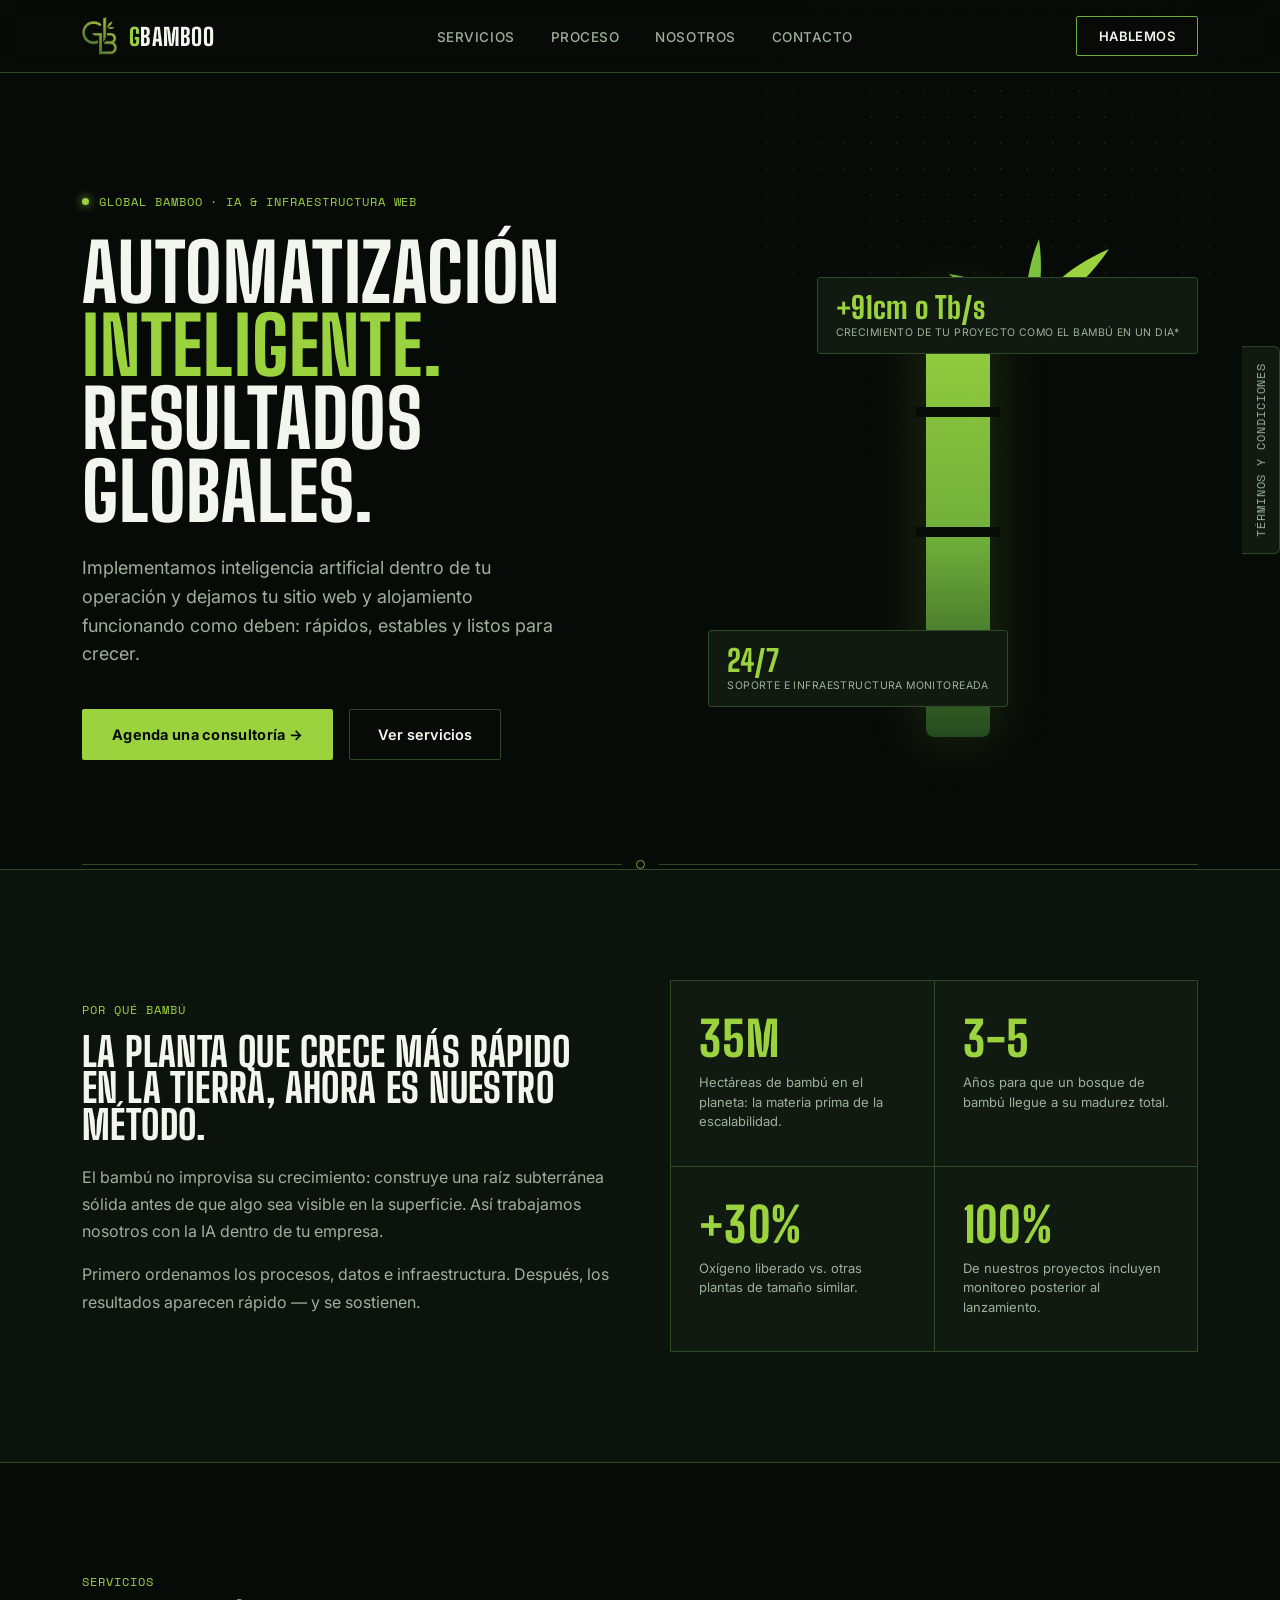
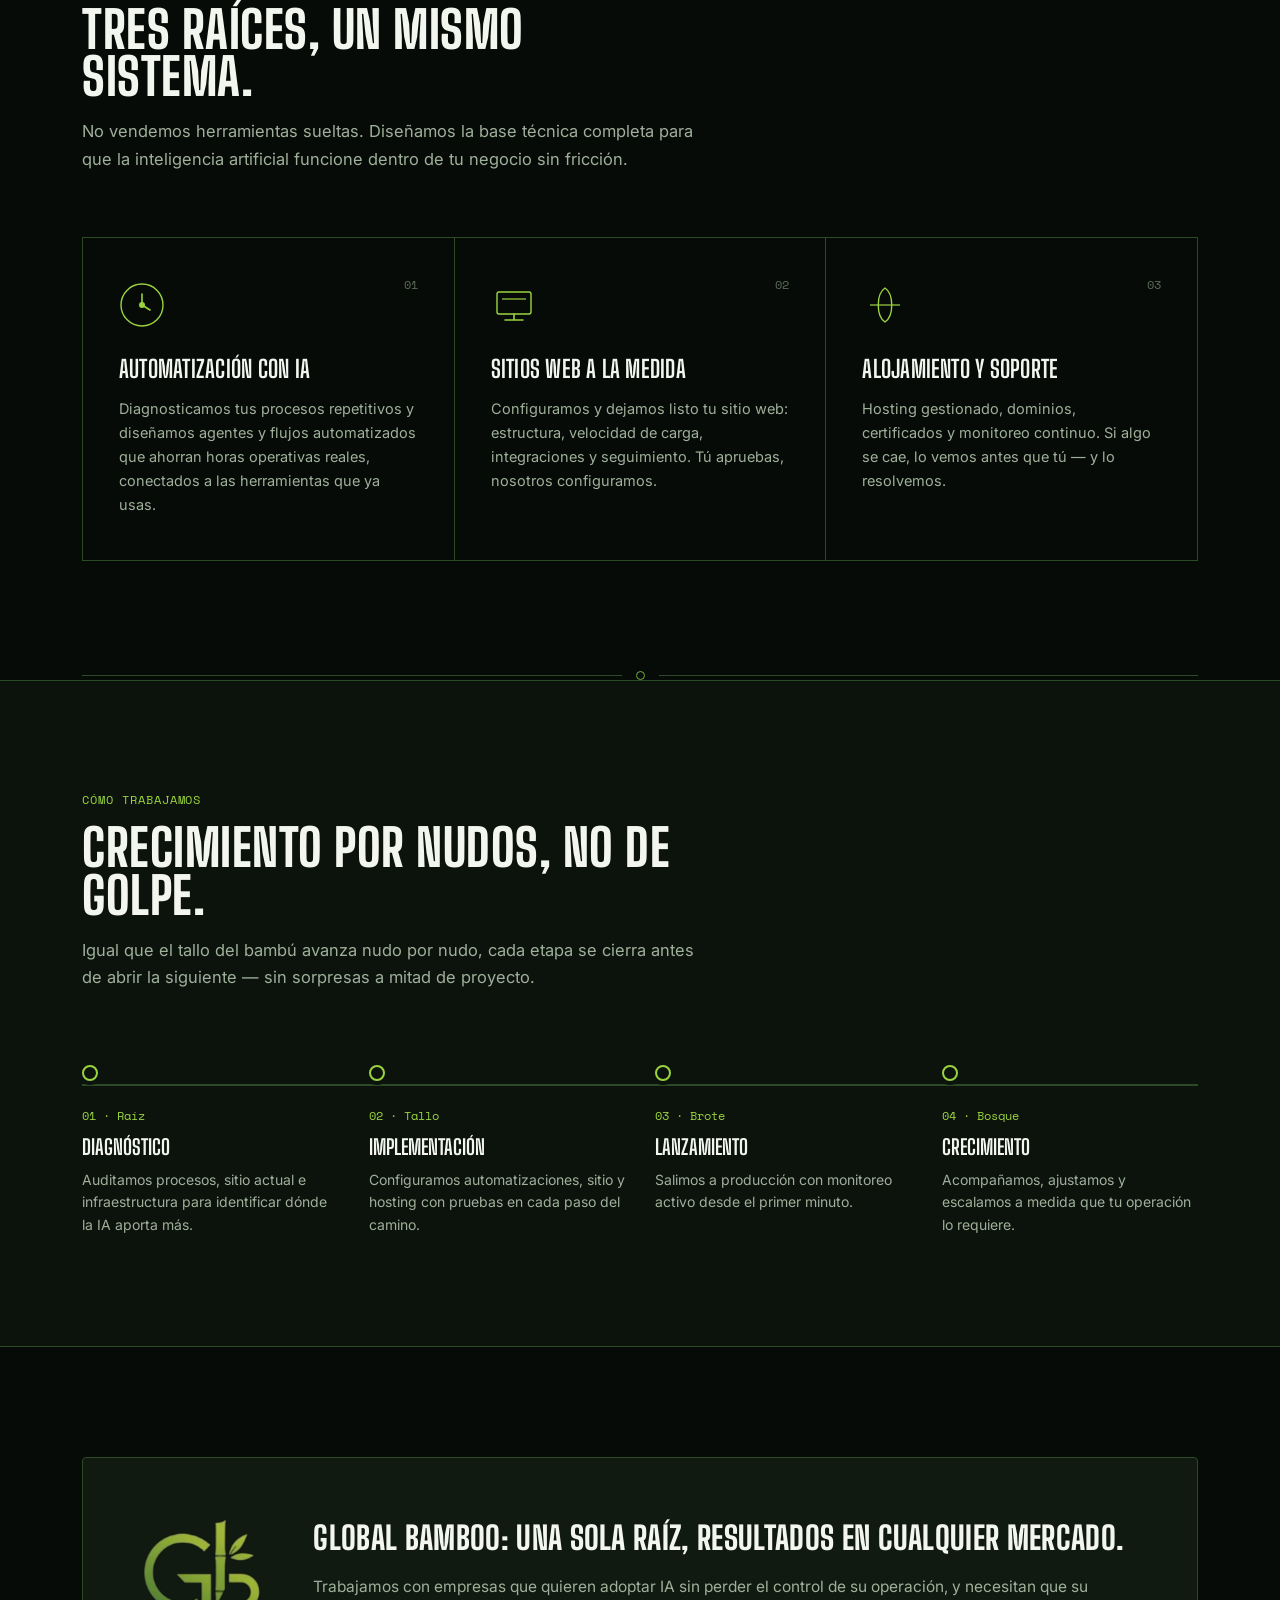
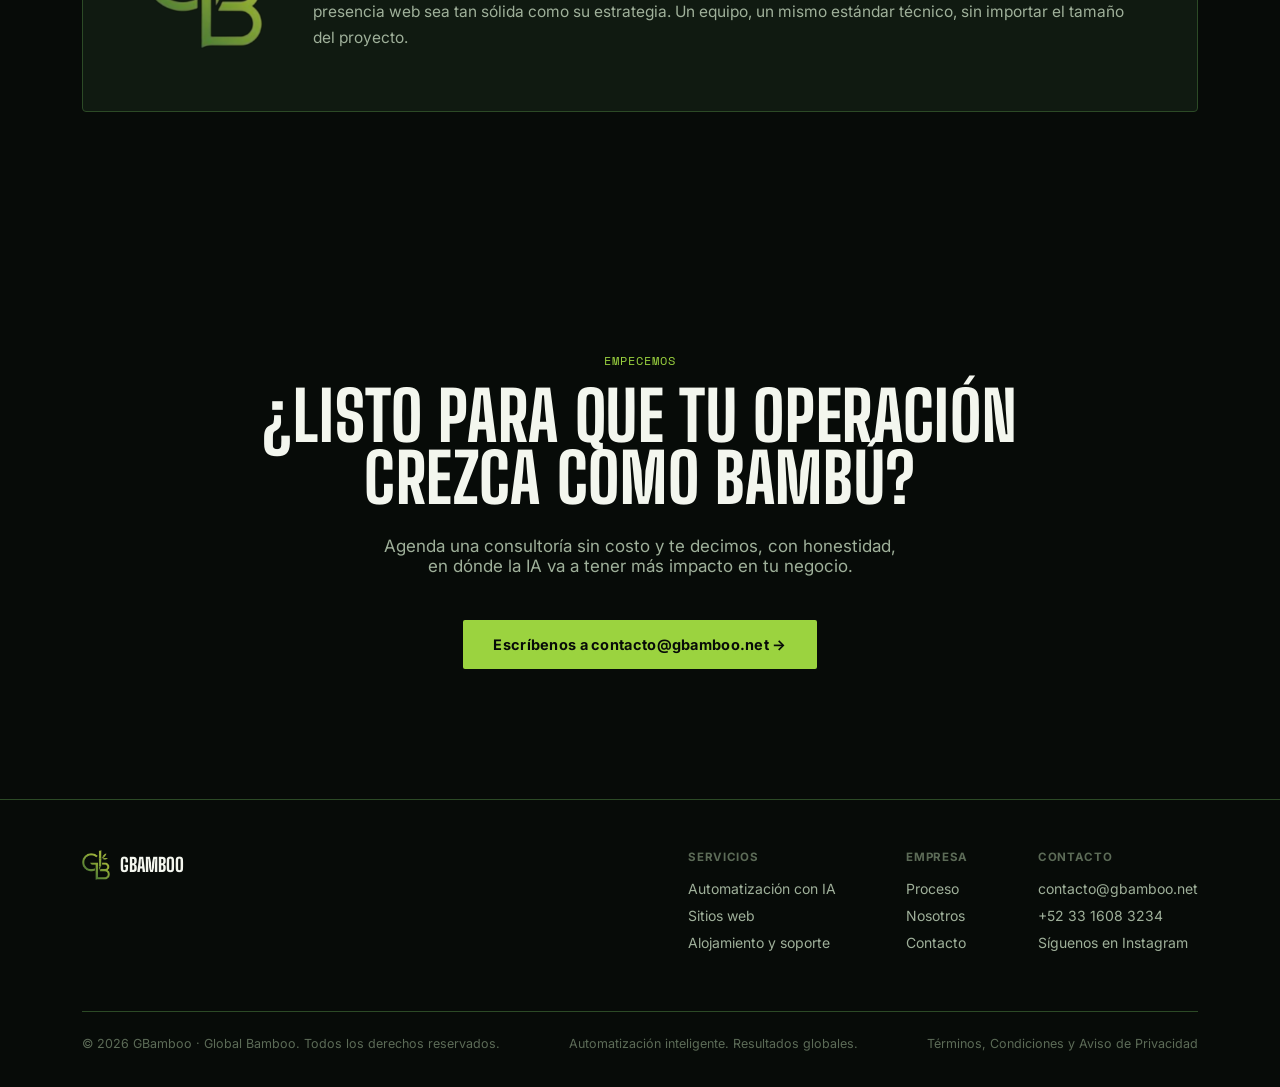
<file: gbamboo-site.html>
<!DOCTYPE html>
<html lang="es">
<head>
<meta charset="UTF-8">
<meta name="viewport" content="width=device-width, initial-scale=1.0">
<title>GBamboo — Automatización Inteligente. Resultados Globales.</title>
<link rel="icon" type="image/x-icon" href="favicon.ico">
<link rel="preconnect" href="https://fonts.googleapis.com">
<link rel="preconnect" href="https://fonts.gstatic.com" crossorigin>
<link href="https://fonts.googleapis.com/css2?family=Big+Shoulders+Display:wght@400;600;700;800;900&family=Inter:wght@400;500;600;700&family=Space+Mono:wght@400;700&display=swap" rel="stylesheet">
<style>
  :root{
    --bg-black:#070b08;
    --bg-deep:#0c130d;
    --bg-panel:#101a11;
    --green-bright:#9bd33f;
    --green-mid:#6fae3a;
    --green-deep:#244a1f;
    --green-line:#2c4a26;
    --white:#f3f6ee;
    --grey:#9fb09a;
    --grey-dim:#5c6b57;
  }
  *{margin:0;padding:0;box-sizing:border-box;}
  html{scroll-behavior:smooth;}
  body{
    background:var(--bg-black);
    color:var(--white);
    font-family:'Inter',sans-serif;
    overflow-x:hidden;
    -webkit-font-smoothing:antialiased;
  }
  ::selection{background:var(--green-bright);color:var(--bg-black);}

  .display{
    font-family:'Big Shoulders Display',sans-serif;
    text-transform:uppercase;
    letter-spacing:0.01em;
    font-weight:800;
    line-height:0.92;
  }
  .mono{
    font-family:'Space Mono',monospace;
    letter-spacing:0.08em;
    text-transform:uppercase;
  }

  a{color:inherit;text-decoration:none;}

  .wrap{
    max-width:1180px;
    margin:0 auto;
    padding:0 32px;
  }

  /* background circuit-dot texture, echoes the globe motif in the logo */
  .dot-field{
    position:fixed;
    inset:0;
    pointer-events:none;
    z-index:0;
    background-image:radial-gradient(circle, rgba(155,211,63,0.10) 1px, transparent 1px);
    background-size:26px 26px;
    mask-image:radial-gradient(ellipse 70% 55% at 78% 18%, black 0%, transparent 70%);
  }

  /* ---------- NAV ---------- */
  header{
    position:sticky;
    top:0;
    z-index:50;
    background:rgba(7,11,8,0.86);
    backdrop-filter:blur(10px);
    border-bottom:1px solid var(--green-line);
  }
  nav{
    display:flex;
    align-items:center;
    justify-content:space-between;
    padding:16px 32px;
    max-width:1180px;
    margin:0 auto;
  }
  .brand{
    display:flex;
    align-items:center;
    gap:12px;
  }
  .brand img{height:38px;width:auto;display:block;}
  .brand-word{
    font-family:'Big Shoulders Display',sans-serif;
    font-weight:800;
    font-size:24px;
    letter-spacing:0.01em;
    text-transform:uppercase;
  }
  .brand-word .g{color:var(--green-bright);}
  nav ul{
    display:flex;
    gap:36px;
    list-style:none;
  }
  nav ul a{
    font-size:13.5px;
    letter-spacing:0.04em;
    color:var(--grey);
    transition:color .2s;
    text-transform:uppercase;
    font-weight:500;
  }
  nav ul a:hover{color:var(--green-bright);}
  .nav-cta{
    display:inline-flex;
    align-items:center;
    gap:8px;
    padding:11px 22px;
    border:1px solid var(--green-mid);
    border-radius:2px;
    font-size:13px;
    font-weight:600;
    letter-spacing:0.03em;
    text-transform:uppercase;
    transition:all .2s;
  }
  .nav-cta:hover{background:var(--green-bright);border-color:var(--green-bright);color:var(--bg-black);}
  .nav-toggle{display:none;}

  /* ---------- HERO ---------- */
  .hero{
    position:relative;
    padding:120px 0 100px;
    overflow:hidden;
  }
  .hero-grid{
    display:grid;
    grid-template-columns:1.1fr 0.9fr;
    gap:50px;
    align-items:center;
    position:relative;
    z-index:2;
  }
  .eyebrow{
    display:flex;
    align-items:center;
    gap:10px;
    font-size:12px;
    color:var(--green-bright);
    margin-bottom:26px;
    opacity:0;
    animation:fadeUp .7s ease forwards .1s;
  }
  .eyebrow::before{
    content:'';
    width:7px;height:7px;
    background:var(--green-bright);
    border-radius:50%;
    box-shadow:0 0 10px var(--green-bright);
  }
  .hero h1{
    font-size:clamp(46px, 6.2vw, 84px);
    opacity:0;
    animation:fadeUp .8s ease forwards .25s;
  }
  .hero h1 .accent{color:var(--green-bright);}
  .hero p.lead{
    margin-top:26px;
    font-size:18px;
    line-height:1.6;
    color:var(--grey);
    max-width:480px;
    opacity:0;
    animation:fadeUp .8s ease forwards .42s;
  }
  .hero-actions{
    display:flex;
    gap:16px;
    margin-top:40px;
    flex-wrap:wrap;
    opacity:0;
    animation:fadeUp .8s ease forwards .58s;
  }
  .btn-primary{
    padding:16px 30px;
    background:var(--green-bright);
    color:var(--bg-black);
    font-weight:700;
    font-size:14.5px;
    letter-spacing:0.02em;
    border-radius:2px;
    transition:transform .2s, box-shadow .2s;
    display:inline-flex;align-items:center;gap:10px;
  }
  .btn-primary:hover{transform:translateY(-2px);box-shadow:0 10px 26px rgba(155,211,63,0.28);}
  .btn-ghost{
    padding:16px 28px;
    border:1px solid var(--green-line);
    border-radius:2px;
    font-weight:600;
    font-size:14.5px;
    color:var(--white);
    transition:border-color .2s, background .2s;
  }
  .btn-ghost:hover{border-color:var(--green-bright);background:rgba(155,211,63,0.06);}

  @keyframes fadeUp{
    from{opacity:0;transform:translateY(18px);}
    to{opacity:1;transform:translateY(0);}
  }

  /* growing bamboo stalk signature element */
  .stalk-wrap{
    position:relative;
    height:520px;
    display:flex;
    align-items:flex-end;
    justify-content:center;
  }
  .stalk{
    position:relative;
    width:64px;
    height:0;
    background:linear-gradient(180deg, var(--green-bright), var(--green-mid) 55%, var(--green-deep));
    border-radius:8px;
    animation:grow 1.6s cubic-bezier(.2,.8,.25,1) forwards .3s;
    box-shadow:0 0 60px rgba(155,211,63,0.18);
  }
  @keyframes grow{
    from{height:0;}
    to{height:440px;}
  }
  .node{
    position:absolute;
    left:-10px;
    width:84px;
    height:10px;
    background:var(--bg-black);
    border-top:2px solid rgba(7,11,8,0.5);
    opacity:0;
    animation:nodeIn .4s ease forwards;
  }
  @keyframes nodeIn{ to{opacity:1;} }
  .leafset{
    position:absolute;
    width:170px;
    opacity:0;
    animation:leafIn .6s ease forwards;
  }
  .leafset svg{width:100%;height:auto;display:block;}
  @keyframes leafIn{
    from{opacity:0;transform:translateX(-6px) rotate(-4deg);}
    to{opacity:1;transform:translateX(0) rotate(0);}
  }
  .stat-floater{
    position:absolute;
    background:var(--bg-panel);
    border:1px solid var(--green-line);
    border-radius:3px;
    padding:14px 18px;
    opacity:0;
    animation:fadeUp .7s ease forwards 1.9s;
  }
  .stat-floater .num{
    font-family:'Big Shoulders Display',sans-serif;
    font-weight:800;
    font-size:30px;
    color:var(--green-bright);
    line-height:1;
  }
  .stat-floater .lab{
    font-size:10.5px;
    color:var(--grey);
    letter-spacing:0.04em;
    text-transform:uppercase;
    margin-top:4px;
  }
  .stat-1{top:60px; right:0;}
  .stat-2{bottom:30px; left:-10px;}

  @media (prefers-reduced-motion: reduce){
    .stalk{animation:none;height:440px;}
    .node,.leafset,.stat-floater,.eyebrow,.hero h1,.hero p.lead,.hero-actions{animation:none;opacity:1;}
  }

  /* ---------- NODE DIVIDER (bamboo joints as section divider) ---------- */
  .joint-divider{
    display:flex;
    align-items:center;
    gap:14px;
    max-width:1180px;
    margin:0 auto;
    padding:0 32px;
  }
  .joint-divider .line{flex:1;height:1px;background:var(--green-line);}
  .joint-divider .ring{
    width:9px;height:9px;border:1.5px solid var(--green-mid);border-radius:50%;
  }

  /* ---------- SECTION GENERIC ---------- */
  section{position:relative;z-index:2;padding:110px 0;}
  .section-head{
    max-width:620px;
    margin-bottom:64px;
  }
  .tag{
    font-size:12px;
    color:var(--green-bright);
    margin-bottom:16px;
    display:block;
  }
  .section-head h2{
    font-size:clamp(34px,4vw,52px);
  }
  .section-head p{
    margin-top:18px;
    color:var(--grey);
    font-size:16.5px;
    line-height:1.65;
  }

  /* ---------- WHY BAMBOO STRIP ---------- */
  .why{
    background:var(--bg-deep);
    border-top:1px solid var(--green-line);
    border-bottom:1px solid var(--green-line);
  }
  .why-grid{
    display:grid;
    grid-template-columns:1fr 1fr;
    gap:60px;
    align-items:center;
  }
  .why-copy h3{
    font-size:clamp(28px,3.4vw,40px);
    margin-bottom:20px;
  }
  .why-copy p{
    color:var(--grey);
    font-size:16px;
    line-height:1.7;
    margin-bottom:16px;
  }
  .why-stats{
    display:grid;
    grid-template-columns:1fr 1fr;
    gap:1px;
    background:var(--green-line);
    border:1px solid var(--green-line);
  }
  .why-stat{
    background:var(--bg-panel);
    padding:34px 28px;
  }
  .why-stat .num{
    font-family:'Big Shoulders Display',sans-serif;
    font-weight:800;
    font-size:48px;
    color:var(--green-bright);
    line-height:1;
  }
  .why-stat .lab{
    margin-top:10px;
    font-size:13px;
    color:var(--grey);
    line-height:1.5;
  }

  /* ---------- SERVICES ---------- */
  .services-grid{
    display:grid;
    grid-template-columns:repeat(3,1fr);
    gap:1px;
    background:var(--green-line);
    border:1px solid var(--green-line);
  }
  .service-card{
    background:var(--bg-black);
    padding:44px 36px;
    transition:background .25s;
    position:relative;
  }
  .service-card:hover{background:var(--bg-panel);}
  .service-card .si{
    width:46px;height:46px;
    margin-bottom:26px;
  }
  .service-card .si svg{width:100%;height:100%;}
  .service-card h3{
    font-family:'Big Shoulders Display',sans-serif;
    font-weight:700;
    font-size:24px;
    text-transform:uppercase;
    margin-bottom:14px;
    letter-spacing:0.01em;
  }
  .service-card p{
    color:var(--grey);
    font-size:14.5px;
    line-height:1.65;
  }
  .service-card .num{
    position:absolute;
    top:38px;right:36px;
    font-family:'Space Mono',monospace;
    font-size:12px;
    color:var(--grey-dim);
  }

  /* ---------- PROCESS (bamboo nodes = phased growth, a real sequence) ---------- */
  .process{background:var(--bg-deep);border-top:1px solid var(--green-line);border-bottom:1px solid var(--green-line);}
  .process-track{
    position:relative;
    padding-top:10px;
  }
  .process-line{
    position:absolute;
    top:29px;left:0;right:0;
    height:2px;
    background:var(--green-line);
  }
  .process-steps{
    display:grid;
    grid-template-columns:repeat(4,1fr);
    gap:30px;
    position:relative;
  }
  .pstep .node-dot{
    width:16px;height:16px;
    border-radius:50%;
    background:var(--bg-deep);
    border:2px solid var(--green-bright);
    margin-bottom:26px;
    position:relative;
    box-shadow:0 0 0 4px var(--bg-deep);
  }
  .pstep .pnum{
    font-family:'Space Mono',monospace;
    font-size:12px;
    color:var(--green-bright);
    margin-bottom:10px;
    display:block;
  }
  .pstep h4{
    font-family:'Big Shoulders Display',sans-serif;
    font-weight:700;
    font-size:21px;
    text-transform:uppercase;
    margin-bottom:10px;
  }
  .pstep p{
    color:var(--grey);
    font-size:14px;
    line-height:1.6;
  }

  /* ---------- LOGO PANEL / TRUST ---------- */
  .panel{
    background:var(--bg-panel);
    border:1px solid var(--green-line);
    border-radius:4px;
    padding:60px;
    display:flex;
    align-items:center;
    gap:50px;
  }
  .panel img{height:130px;width:auto;flex-shrink:0;}
  .panel-text h3{
    font-size:clamp(24px,2.6vw,32px);
    line-height:1.3;
    margin-bottom:14px;
  }
  .panel-text p{color:var(--grey);font-size:15.5px;line-height:1.65;}

  /* ---------- CTA ---------- */
  .cta{
    text-align:center;
    padding:130px 0;
  }
  .cta h2{
    font-size:clamp(38px,5.5vw,68px);
    max-width:780px;
    margin:0 auto 26px;
  }
  .cta p{
    color:var(--grey);
    font-size:17px;
    max-width:520px;
    margin:0 auto 44px;
  }

  /* ---------- FOOTER ---------- */
  footer{
    border-top:1px solid var(--green-line);
    padding:50px 0 36px;
  }
  .foot-grid{
    display:flex;
    justify-content:space-between;
    align-items:flex-start;
    flex-wrap:wrap;
    gap:40px;
  }
  .foot-brand{display:flex;align-items:center;gap:10px;}
  .foot-brand img{height:30px;}
  .foot-brand span{font-family:'Big Shoulders Display',sans-serif;font-weight:800;font-size:19px;text-transform:uppercase;}
  .foot-cols{display:flex;gap:70px;flex-wrap:wrap;}
  .foot-col h5{
    font-size:11.5px;letter-spacing:0.06em;text-transform:uppercase;color:var(--grey-dim);margin-bottom:16px;
  }
  .foot-col a, .foot-col p{
    display:block;
    font-size:14px;
    color:var(--grey);
    margin-bottom:10px;
  }
  .foot-col a:hover{color:var(--green-bright);}
  .foot-bottom{
    margin-top:50px;
    padding-top:24px;
    border-top:1px solid var(--green-line);
    display:flex;
    justify-content:space-between;
    font-size:12.5px;
    color:var(--grey-dim);
    flex-wrap:wrap;
    gap:10px;
  }

  /* ---------- RESPONSIVE ---------- */
  @media (max-width:900px){
    nav ul{display:none;}
    .hero-grid{grid-template-columns:1fr;}
    .stalk-wrap{height:340px;margin-top:20px;}
    .why-grid{grid-template-columns:1fr;}
    .services-grid{grid-template-columns:1fr;}
    .process-steps{grid-template-columns:1fr 1fr;}
    .process-line{display:none;}
    .panel{flex-direction:column;text-align:center;padding:44px 30px;}
    .why-stats{grid-template-columns:1fr;}
  }
  @media (max-width:560px){
    .process-steps{grid-template-columns:1fr;}
    .nav-cta{display:none;}
    .wrap{padding:0 20px;}
    nav{padding:14px 20px;}
  }

  a:focus-visible, button:focus-visible{
    outline:2px solid var(--green-bright);
    outline-offset:3px;
  }

  /* ---------- LEGAL TAB (Términos y Condiciones) ---------- */
  .legal-tab{
    position:fixed;
    right:0;
    top:50%;
    transform:translateY(-50%) rotate(180deg);
    writing-mode:vertical-rl;
    background:var(--bg-panel);
    border:1px solid var(--green-line);
    border-right:none;
    color:var(--grey);
    font-family:'Space Mono',monospace;
    font-size:11.5px;
    letter-spacing:0.08em;
    text-transform:uppercase;
    padding:16px 10px;
    border-radius:6px 0 0 6px;
    cursor:pointer;
    z-index:60;
    transition:background .2s, color .2s, padding .2s;
  }
  .legal-tab:hover{
    background:var(--green-bright);
    color:var(--bg-black);
    padding-right:14px;
  }
  @media (max-width:560px){
    .legal-tab{font-size:10px;padding:12px 8px;}
  }

  .legal-overlay{
    position:fixed;
    inset:0;
    background:rgba(7,11,8,0.78);
    backdrop-filter:blur(4px);
    z-index:99;
    display:none;
    align-items:center;
    justify-content:center;
    padding:32px 16px;
  }
  .legal-overlay.open{display:flex;}

  .legal-modal{
    position:relative;
    width:100%;
    max-width:820px;
    max-height:86vh;
    overflow-y:auto;
    background:var(--bg-deep);
    border:1px solid var(--green-line);
    border-radius:8px;
    padding:48px 44px 56px;
    box-shadow:0 30px 80px rgba(0,0,0,0.5);
  }
  .legal-modal::-webkit-scrollbar{width:8px;}
  .legal-modal::-webkit-scrollbar-thumb{background:var(--green-line);border-radius:4px;}

  .legal-close{
    position:sticky;
    top:0;
    float:right;
    margin:-8px -8px 0 0;
    width:36px;height:36px;
    display:flex;align-items:center;justify-content:center;
    background:var(--bg-panel);
    border:1px solid var(--green-line);
    border-radius:50%;
    color:var(--grey);
    font-size:18px;
    cursor:pointer;
    transition:background .2s, color .2s;
  }
  .legal-close:hover{background:var(--green-bright);color:var(--bg-black);}

  .legal-modal h2.display{
    font-size:clamp(26px,4vw,38px);
    margin-bottom:6px;
    clear:both;
  }
  .legal-modal .legal-updated{
    font-size:12px;
    color:var(--green-bright);
    margin-bottom:32px;
    display:block;
  }
  .legal-modal h3{
    font-family:'Big Shoulders Display',sans-serif;
    font-weight:700;
    text-transform:uppercase;
    letter-spacing:0.01em;
    font-size:20px;
    color:var(--green-bright);
    margin:36px 0 12px;
  }
  .legal-modal h3:first-of-type{margin-top:8px;}
  .legal-modal h4{
    font-family:'Inter',sans-serif;
    font-weight:700;
    font-size:14.5px;
    color:var(--white);
    margin:20px 0 8px;
  }
  .legal-modal p{
    color:var(--grey);
    font-size:14.5px;
    line-height:1.7;
    margin-bottom:12px;
  }
  .legal-modal ul{
    margin:0 0 14px 20px;
    color:var(--grey);
    font-size:14.5px;
    line-height:1.7;
  }
  .legal-modal li{margin-bottom:6px;}
  .legal-modal strong{color:var(--white);}
  .legal-modal a.legal-link{color:var(--green-bright);text-decoration:underline;}
  .legal-modal .legal-divider{
    height:1px;
    background:var(--green-line);
    margin:44px 0;
    border:none;
  }
  .legal-modal .legal-note{
    margin-top:36px;
    padding:16px 18px;
    background:var(--bg-panel);
    border:1px solid var(--green-line);
    border-radius:4px;
    font-size:13px;
    color:var(--grey);
    font-style:italic;
    line-height:1.6;
  }
  @media (max-width:560px){
    .legal-modal{padding:36px 22px 44px;}
  }
</style>
</head>
<body>

<div class="dot-field"></div>

<header>
  <nav>
    <div class="brand">
      <img src="logo.png" alt="GBamboo logo">
      <span class="brand-word"><span class="g">G</span>Bamboo</span>
    </div>
    <ul>
      <li><a href="#servicios">Servicios</a></li>
      <li><a href="#proceso">Proceso</a></li>
      <li><a href="#nosotros">Nosotros</a></li>
      <li><a href="#contacto">Contacto</a></li>
    </ul>
    <a href="#contacto" class="nav-cta">Hablemos</a>
  </nav>
</header>

<main>
  <!-- HERO -->
  <section class="hero">
    <div class="wrap hero-grid">
      <div>
        <span class="eyebrow mono">Global Bamboo · IA &amp; Infraestructura Web</span>
        <h1 class="display">Automatización<br><span class="accent">Inteligente.</span><br>Resultados<br>Globales.</h1>
        <p class="lead">Implementamos inteligencia artificial dentro de tu operación y dejamos tu sitio web y alojamiento funcionando como deben: rápidos, estables y listos para crecer.</p>
        <div class="hero-actions">
          <a href="#contacto" class="btn-primary">Agenda una consultoría →</a>
          <a href="#servicios" class="btn-ghost">Ver servicios</a>
        </div>
      </div>

      <div class="stalk-wrap" aria-hidden="true">
        <div class="stalk">
          <div class="node" style="bottom:90px; animation-delay:.9s;"></div>
          <div class="node" style="bottom:200px; animation-delay:1.15s;"></div>
          <div class="node" style="bottom:320px; animation-delay:1.4s;"></div>
          <div class="leafset" style="top:-58px; left:18px; animation-delay:1.7s;">
            <svg viewBox="0 0 170 110" fill="none">
              <path d="M85 90 C60 70 30 60 5 35 C40 40 65 55 85 90Z" fill="#6fae3a"/>
              <path d="M85 90 C95 55 120 30 165 10 C145 40 120 60 85 90Z" fill="#9bd33f"/>
              <path d="M85 90 C78 55 85 25 95 0 C100 35 95 65 85 90Z" fill="#7cc23f"/>
            </svg>
          </div>
        </div>
        <div class="stat-floater stat-1">
          <div class="num">+91cm o Tb/s</div>
          <div class="lab">Crecimiento de tu proyecto como el bambú en un dia*</div>
        </div>
        <div class="stat-floater stat-2">
          <div class="num">24/7</div>
          <div class="lab">Soporte e infraestructura monitoreada</div>
        </div>
      </div>
    </div>
  </section>

  <div class="joint-divider"><div class="line"></div><div class="ring"></div><div class="line"></div></div>

  <!-- WHY BAMBOO -->
  <section class="why">
    <div class="wrap why-grid">
      <div class="why-copy">
        <span class="tag mono">Por qué bambú</span>
        <h3 class="display">La planta que crece más rápido en la tierra, ahora es nuestro método.</h3>
        <p>El bambú no improvisa su crecimiento: construye una raíz subterránea sólida antes de que algo sea visible en la superficie. Así trabajamos nosotros con la IA dentro de tu empresa.</p>
        <p>Primero ordenamos los procesos, datos e infraestructura. Después, los resultados aparecen rápido — y se sostienen.</p>
      </div>
      <div class="why-stats">
        <div class="why-stat">
          <div class="num display">35M</div>
          <div class="lab">Hectáreas de bambú en el planeta: la materia prima de la escalabilidad.</div>
        </div>
        <div class="why-stat">
          <div class="num display">3-5</div>
          <div class="lab">Años para que un bosque de bambú llegue a su madurez total.</div>
        </div>
        <div class="why-stat">
          <div class="num display">+30%</div>
          <div class="lab">Oxígeno liberado vs. otras plantas de tamaño similar.</div>
        </div>
        <div class="why-stat">
          <div class="num display">100%</div>
          <div class="lab">De nuestros proyectos incluyen monitoreo posterior al lanzamiento.</div>
        </div>
      </div>
    </div>
  </section>

  <!-- SERVICES -->
  <section id="servicios">
    <div class="wrap">
      <div class="section-head">
        <span class="tag mono">Servicios</span>
        <h2 class="display">Tres raíces, un mismo sistema.</h2>
        <p>No vendemos herramientas sueltas. Diseñamos la base técnica completa para que la inteligencia artificial funcione dentro de tu negocio sin fricción.</p>
      </div>

      <div class="services-grid">
        <div class="service-card">
          <span class="num">01</span>
          <div class="si"><svg viewBox="0 0 46 46" fill="none"><circle cx="23" cy="23" r="21" stroke="#9bd33f" stroke-width="1.4"/><path d="M23 12v11l8 5" stroke="#9bd33f" stroke-width="1.6" stroke-linecap="round"/><circle cx="23" cy="23" r="3" fill="#9bd33f"/></svg></div>
          <h3>Automatización con IA</h3>
          <p>Diagnosticamos tus procesos repetitivos y diseñamos agentes y flujos automatizados que ahorran horas operativas reales, conectados a las herramientas que ya usas.</p>
        </div>
        <div class="service-card">
          <span class="num">02</span>
          <div class="si"><svg viewBox="0 0 46 46" fill="none"><rect x="6" y="10" width="34" height="22" rx="2" stroke="#9bd33f" stroke-width="1.4"/><path d="M14 38h18M23 32v6" stroke="#9bd33f" stroke-width="1.6" stroke-linecap="round"/><path d="M11 17h24" stroke="#9bd33f" stroke-width="1.2"/></svg></div>
          <h3>Sitios web a la medida</h3>
          <p>Configuramos y dejamos listo tu sitio web: estructura, velocidad de carga, integraciones y seguimiento. Tú apruebas, nosotros configuramos.</p>
        </div>
        <div class="service-card">
          <span class="num">03</span>
          <div class="si"><svg viewBox="0 0 46 46" fill="none"><path d="M23 6c9 6 9 28 0 34-9-6-9-28 0-34Z" stroke="#9bd33f" stroke-width="1.4"/><path d="M8 23h30" stroke="#9bd33f" stroke-width="1.2"/></svg></div>
          <h3>Alojamiento y soporte</h3>
          <p>Hosting gestionado, dominios, certificados y monitoreo continuo. Si algo se cae, lo vemos antes que tú — y lo resolvemos.</p>
        </div>
      </div>
    </div>
  </section>

  <div class="joint-divider"><div class="line"></div><div class="ring"></div><div class="line"></div></div>

  <!-- PROCESS -->
  <section class="process" id="proceso">
    <div class="wrap">
      <div class="section-head">
        <span class="tag mono">Cómo trabajamos</span>
        <h2 class="display">Crecimiento por nudos, no de golpe.</h2>
        <p>Igual que el tallo del bambú avanza nudo por nudo, cada etapa se cierra antes de abrir la siguiente — sin sorpresas a mitad de proyecto.</p>
      </div>
      <div class="process-track">
        <div class="process-line"></div>
        <div class="process-steps">
          <div class="pstep">
            <div class="node-dot"></div>
            <span class="pnum">01 · Raíz</span>
            <h4>Diagnóstico</h4>
            <p>Auditamos procesos, sitio actual e infraestructura para identificar dónde la IA aporta más.</p>
          </div>
          <div class="pstep">
            <div class="node-dot"></div>
            <span class="pnum">02 · Tallo</span>
            <h4>Implementación</h4>
            <p>Configuramos automatizaciones, sitio y hosting con pruebas en cada paso del camino.</p>
          </div>
          <div class="pstep">
            <div class="node-dot"></div>
            <span class="pnum">03 · Brote</span>
            <h4>Lanzamiento</h4>
            <p>Salimos a producción con monitoreo activo desde el primer minuto.</p>
          </div>
          <div class="pstep">
            <div class="node-dot"></div>
            <span class="pnum">04 · Bosque</span>
            <h4>Crecimiento</h4>
            <p>Acompañamos, ajustamos y escalamos a medida que tu operación lo requiere.</p>
          </div>
        </div>
      </div>
    </div>
  </section>

  <!-- TRUST PANEL -->
  <section id="nosotros">
    <div class="wrap">
      <div class="panel">
        <img src="logo.png" alt="GBamboo logo">
        <div class="panel-text">
          <h3 class="display">Global Bamboo: una sola raíz, resultados en cualquier mercado.</h3>
          <p>Trabajamos con empresas que quieren adoptar IA sin perder el control de su operación, y necesitan que su presencia web sea tan sólida como su estrategia. Un equipo, un mismo estándar técnico, sin importar el tamaño del proyecto.</p>
        </div>
      </div>
    </div>
  </section>

  <!-- CTA -->
  <section class="cta" id="contacto">
    <div class="wrap">
      <span class="tag mono">Empecemos</span>
      <h2 class="display">¿Listo para que tu operación crezca como bambú?</h2>
      <p>Agenda una consultoría sin costo y te decimos, con honestidad, en dónde la IA va a tener más impacto en tu negocio.</p>
      <a href="mailto:contacto@gbamboo.net" class="btn-primary">Escríbenos a contacto@gbamboo.net →</a>
    </div>
  </section>
</main>

<footer>
  <div class="wrap">
    <div class="foot-grid">
      <div class="foot-brand">
        <img src="logo.png" alt="GBamboo logo">
        <span>GBamboo</span>
      </div>
      <div class="foot-cols">
        <div class="foot-col">
          <h5>Servicios</h5>
          <a href="#servicios">Automatización con IA</a>
          <a href="#servicios">Sitios web</a>
          <a href="#servicios">Alojamiento y soporte</a>
        </div>
        <div class="foot-col">
          <h5>Empresa</h5>
          <a href="#proceso">Proceso</a>
          <a href="#nosotros">Nosotros</a>
          <a href="#contacto">Contacto</a>
        </div>
        <div class="foot-col">
          <h5>Contacto</h5>
          <p>contacto@gbamboo.net</p>
          <p>+52 33 1608 3234</p>
          <a href='https://www.instagram.com/gbamboo.n3t/' target='_blank'>
            Síguenos en Instagram
          </a>
        </div>
      </div>
    </div>
    <div class="foot-bottom">
      <span>© 2026 GBamboo · Global Bamboo. Todos los derechos reservados.</span>
      <span>Automatización inteligente. Resultados globales.</span>
      <a href="#" id="legalFooterLink" style="color:var(--grey-dim);">Términos, Condiciones y Aviso de Privacidad</a>
    </div>
  </div>
</footer>

<!-- ---------- PESTAÑA + MODAL: TÉRMINOS Y CONDICIONES ---------- -->
<button type="button" class="legal-tab mono" id="legalTabBtn" aria-haspopup="dialog" aria-expanded="false" aria-controls="legalOverlay">
  Términos y Condiciones
</button>

<div class="legal-overlay" id="legalOverlay" role="dialog" aria-modal="true" aria-labelledby="legalModalTitle">
  <div class="legal-modal">
    <button type="button" class="legal-close" id="legalCloseBtn" aria-label="Cerrar">✕</button>

    <h2 class="display" id="legalModalTitle">Términos y Condiciones</h2>
    <span class="legal-updated mono">Última actualización: julio 2026</span>

    <p><strong>GBamboo</strong> — Automatización Digital con Inteligencia Artificial. Sitio web: gbamboo.net | Contacto: <a class="legal-link" href="mailto:social@gbamboo.net">social@gbamboo.net</a></p>

    <h3>1. Objeto</h3>
    <p>Estos Términos y Condiciones regulan el acceso y uso del sitio web GBamboo.net, así como la contratación de nuestros servicios de automatización digital, agentes de chat inteligente, sistemas CRM, integraciones y desarrollos relacionados (en conjunto, los "Servicios"). Al acceder al sitio o contratar cualquier Servicio, el usuario o cliente acepta estos Términos en su totalidad. Si no está de acuerdo, debe abstenerse de usar el sitio o contratar los Servicios.</p>

    <h3>2. Descripción de los Servicios</h3>
    <p>GBamboo ofrece, entre otros:</p>
    <ul>
      <li>Desarrollo de sitios web, hosting y dominio.</li>
      <li>Agentes de chat inteligente (WhatsApp, Instagram, sitio web) impulsados por inteligencia artificial.</li>
      <li>Plataformas de gestión de clientes (CRM).</li>
      <li>Integraciones con sistemas de terceros (CRM, ERP, contabilidad, RH).</li>
      <li>Analytics, reportes y automatización de flujos de trabajo (workflows).</li>
    </ul>
    <p>El alcance específico de cada Servicio se define en la propuesta comercial y/o contrato firmado con cada cliente.</p>

    <h3>3. Cuentas y uso permitido</h3>
    <ul>
      <li>El cliente es responsable de la veracidad de la información que proporciona para la prestación del Servicio.</li>
      <li>El cliente se compromete a no utilizar los Servicios para fines ilícitos, fraudulentos, o que infrinjan derechos de terceros.</li>
      <li>Queda prohibido el uso de los agentes de chat inteligente para difundir spam, contenido engañoso, discriminatorio o que viole las políticas de las plataformas integradas (Meta, WhatsApp Business, etc.).</li>
    </ul>

    <h3>4. Propiedad intelectual y licenciamiento del sistema</h3>
    <ul>
      <li>El código fuente, la configuración técnica, los modelos de automatización y la arquitectura de los sistemas desarrollados por GBamboo (chatbots, CRM, workflows) son <strong>propiedad de GBamboo</strong>, salvo que se pacte lo contrario por escrito.</li>
      <li>El cliente recibe una <strong>licencia de uso</strong> sobre el sistema mientras su mensualidad esté vigente y al corriente de pago.</li>
      <li>Los <strong>datos propios del cliente</strong> (contactos, historial de conversaciones, información capturada en el CRM) le pertenecen al cliente y son exportables en formato estándar (CSV/Excel/JSON) en cualquier momento y, en todo caso, al finalizar la relación contractual.</li>
      <li>Al finalizar o incumplirse el contrato de mensualidad, el acceso operativo al sistema se suspende. Existe opción de compra (buyout) del sistema conforme a lo pactado en el contrato de servicio correspondiente.</li>
    </ul>

    <h3>5. Recopilación de información</h3>
    <p>GBamboo recopila información tanto de sus <strong>clientes directos</strong> (las empresas que contratan los Servicios) como de los <strong>usuarios finales</strong> que interactúan con los sistemas desarrollados (por ejemplo, personas que escriben a un chatbot de WhatsApp configurado para un cliente de GBamboo). El detalle de qué información se recopila, para qué se usa y cómo se protege se describe en nuestro Aviso de Privacidad, a continuación.</p>

    <h3>6. Limitación de responsabilidad</h3>
    <ul>
      <li>GBamboo se compromete a operar los Servicios con estándares profesionales de seguridad y disponibilidad, pero no garantiza disponibilidad ininterrumpida al 100%, dado que los Servicios dependen de proveedores externos (AWS, Meta, OpenAI, entre otros).</li>
      <li>GBamboo no es responsable por decisiones comerciales tomadas por el cliente con base en la información generada por los sistemas (reportes, analytics, respuestas del chatbot).</li>
      <li>El cliente es responsable de obtener el consentimiento necesario de sus propios usuarios finales para el tratamiento de sus datos personales, conforme se detalla en el Aviso de Privacidad.</li>
    </ul>

    <h3>7. Vigencia y modificaciones</h3>
    <p>GBamboo podrá modificar estos Términos y Condiciones en cualquier momento. Los cambios se publicarán en este sitio web con su fecha de actualización. El uso continuado de los Servicios tras la publicación de cambios implica su aceptación.</p>

    <h3>8. Legislación aplicable</h3>
    <p>Estos Términos se rigen por las leyes de los Estados Unidos Mexicanos, incluyendo la Ley Federal de Protección de Datos Personales en Posesión de los Particulares (LFPDPPP) y su Reglamento. Cualquier controversia se someterá a los tribunales competentes en Jalisco, México.</p>

    <hr class="legal-divider">

    <h2 class="display" style="font-size:clamp(24px,3.4vw,32px);">Aviso de Privacidad Integral</h2>
    <p>En cumplimiento de la Ley Federal de Protección de Datos Personales en Posesión de los Particulares (LFPDPPP), GBamboo pone a disposición el presente Aviso de Privacidad.</p>

    <h3>1. Identidad y domicilio del responsable</h3>
    <p><strong>GBamboo</strong> es responsable del tratamiento de los datos personales recabados a través de su sitio web GBamboo.net y de los sistemas que administra para sus clientes. Contacto para temas de privacidad: <a class="legal-link" href="mailto:social@gbamboo.net">social@gbamboo.net</a></p>

    <h3>2. Datos personales que recabamos</h3>
    <h4>a) De nuestros clientes (empresas que contratan Servicios)</h4>
    <ul>
      <li>Datos de contacto: nombre, correo electrónico, teléfono, empresa, puesto.</li>
      <li>Datos de facturación.</li>
      <li>Información del negocio necesaria para configurar los sistemas (procesos internos, catálogos, políticas de atención).</li>
    </ul>
    <h4>b) De los usuarios finales que interactúan con los sistemas de nuestros clientes</h4>
    <p>Cuando una persona interactúa con un chatbot, formulario web o sistema de agendamiento configurado por GBamboo para uno de nuestros clientes, podemos recabar:</p>
    <ul>
      <li>Nombre, número de teléfono o cuenta de WhatsApp/Instagram.</li>
      <li>Contenido de las conversaciones sostenidas con el agente de chat.</li>
      <li>Correo electrónico (si se proporciona para agendar citas o recibir información).</li>
      <li>Preferencias e información proporcionada durante la conversación, utilizada para personalizar la atención (por ejemplo: intereses, historial de solicitudes, respuestas a preguntas de calificación de lead).</li>
      <li>Metadatos técnicos (fecha, hora, canal de contacto).</li>
    </ul>
    <p><strong>Importante:</strong> GBamboo trata estos datos en su carácter de <strong>encargado</strong> del tratamiento, actuando por cuenta y bajo instrucciones de nuestro cliente (la empresa con la que el usuario final interactúa), quien es el responsable principal de dicha relación. Cada cliente de GBamboo es responsable de contar con su propio aviso de privacidad frente a sus usuarios finales, y GBamboo se compromete a tratar esos datos únicamente para los fines que el cliente autorice.</p>

    <h3>3. Finalidades del tratamiento</h3>
    <p><strong>Finalidades primarias (necesarias para el Servicio):</strong></p>
    <ul>
      <li>Prestar y operar los Servicios contratados (hosting, chatbot, CRM, integraciones).</li>
      <li>Dar seguimiento y soporte técnico.</li>
      <li>Personalizar la atención brindada por los agentes de chat inteligente (por ejemplo, recordar el contexto de una conversación o preferencias previas del usuario).</li>
      <li>Facturación y cumplimiento de obligaciones fiscales.</li>
    </ul>
    <p><strong>Finalidades secundarias (opcionales):</strong></p>
    <ul>
      <li>Envío de comunicaciones sobre nuevos servicios o mejoras.</li>
      <li>Elaboración de reportes estadísticos y analíticos agregados (sin identificar a personas individuales).</li>
    </ul>
    <p>El usuario puede oponerse a las finalidades secundarias en cualquier momento escribiendo a <a class="legal-link" href="mailto:social@gbamboo.net">social@gbamboo.net</a>.</p>

    <h3>4. Transferencias y encargados de tratamiento</h3>
    <p>Para operar los Servicios, GBamboo utiliza proveedores tecnológicos que procesan datos como parte de la infraestructura (encargados de tratamiento), entre ellos:</p>
    <ul>
      <li><strong>Amazon Web Services (AWS):</strong> hosting, almacenamiento y respaldo de datos.</li>
      <li><strong>OpenAI (ChatGPT):</strong> procesamiento de lenguaje natural para generar respuestas del agente de chat.</li>
      <li><strong>Meta (WhatsApp Business, Instagram):</strong> transmisión de mensajes a través de sus plataformas.</li>
    </ul>
    <p>Estos proveedores procesan la información únicamente para permitir la operación del Servicio y están sujetos a sus propias políticas de privacidad y estándares de seguridad. GBamboo no vende ni renta datos personales a terceros con fines publicitarios.</p>

    <h3>5. Almacenamiento y seguridad</h3>
    <p>Los datos se almacenan en servidores con cifrado, respaldo automático y controles de acceso. Se conservan durante la vigencia de la relación contractual con el cliente correspondiente y, posteriormente, durante el plazo que exijan las obligaciones legales aplicables, salvo solicitud de cancelación por parte del titular.</p>

    <h3>6. Derechos ARCO</h3>
    <p>El titular de los datos (cliente o usuario final) tiene derecho a <strong>Acceder, Rectificar, Cancelar u Oponerse</strong> (derechos ARCO) al tratamiento de sus datos personales, así como a revocar su consentimiento en cualquier momento. Para ejercer estos derechos, puede escribir a <a class="legal-link" href="mailto:social@gbamboo.net">social@gbamboo.net</a> indicando:</p>
    <ul>
      <li>Nombre completo y datos de contacto.</li>
      <li>Descripción clara del dato personal sobre el cual se ejerce el derecho.</li>
      <li>Documento que acredite su identidad, en su caso.</li>
    </ul>
    <p>GBamboo responderá en un plazo no mayor a 20 días hábiles, conforme lo establece la LFPDPPP. Cuando el dato haya sido recabado a través de un sistema operado para un cliente específico, GBamboo podrá canalizar la solicitud al cliente responsable cuando corresponda, y así lo notificará al titular.</p>

    <h3>7. Uso de cookies y tecnologías de rastreo</h3>
    <p>El sitio web GBamboo.net puede utilizar cookies y tecnologías similares (por ejemplo, Google Analytics) para mejorar la experiencia de navegación y analizar el uso del sitio. El usuario puede deshabilitar las cookies desde la configuración de su navegador; esto podría afectar algunas funcionalidades del sitio.</p>

    <h3>8. Cambios al Aviso de Privacidad</h3>
    <p>Este Aviso de Privacidad puede actualizarse para reflejar cambios en nuestros Servicios, en la legislación aplicable o en las prácticas de nuestros proveedores. La versión vigente estará siempre disponible en GBamboo.net.</p>

    <h3>9. Contacto</h3>
    <p>Para dudas, solicitudes o ejercicio de derechos ARCO relacionados con el tratamiento de datos personales:<br>
    Correo electrónico: <a class="legal-link" href="mailto:social@gbamboo.net">social@gbamboo.net</a><br>
    Sitio web: gbamboo.net</p>

    
  </div>
</div>

<script>
  (function(){
    var overlay = document.getElementById('legalOverlay');
    var tabBtn = document.getElementById('legalTabBtn');
    var closeBtn = document.getElementById('legalCloseBtn');
    var footerLink = document.getElementById('legalFooterLink');

    function openLegal(e){
      if(e) e.preventDefault();
      overlay.classList.add('open');
      tabBtn.setAttribute('aria-expanded','true');
      document.body.style.overflow = 'hidden';
      overlay.querySelector('.legal-modal').scrollTop = 0;
    }
    function closeLegal(){
      overlay.classList.remove('open');
      tabBtn.setAttribute('aria-expanded','false');
      document.body.style.overflow = '';
    }

    tabBtn.addEventListener('click', openLegal);
    if(footerLink) footerLink.addEventListener('click', openLegal);
    closeBtn.addEventListener('click', closeLegal);
    overlay.addEventListener('click', function(e){
      if(e.target === overlay) closeLegal();
    });
    document.addEventListener('keydown', function(e){
      if(e.key === 'Escape' && overlay.classList.contains('open')) closeLegal();
    });
  })();
</script>
<!-- ---------- Se realizaron algunos cambios agregando los terminos y condiciones  ---------- -->
</body>
</html>
</file>
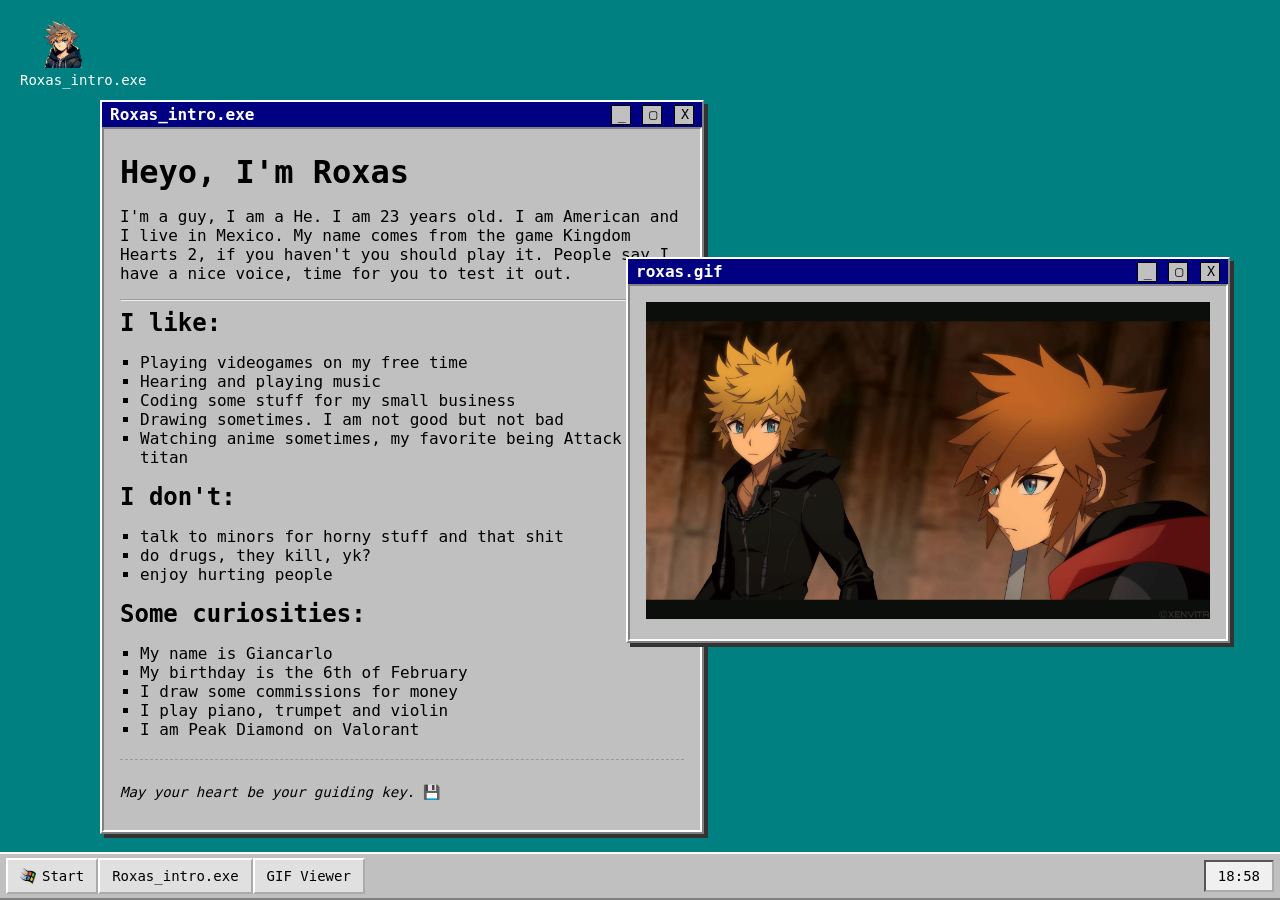
<file: roxas.html>
<!DOCTYPE html>
<html lang="en">
<head>
  <meta charset="UTF-8" />
  <meta name="viewport" content="width=device-width, initial-scale=1.0"/>
  <title>Roxas</title>
  <link rel="stylesheet" href="poli/styles.css" />
  <link rel="icon" href="img/favicon.png" type="image/png">
  <link href="https://fonts.cdnfonts.com/css/perfect-dos-vga-437" rel="stylesheet">
</head>
<body>
  <div class="window-container">
    <div class="window" id="myWindow">
      <div class="title-bar" id="titleBar">
        <span class="title">Roxas_intro.exe</span>
        <div class="controls">
          <button id="minBtn">_</button>
          <button id="maxBtn">▢</button>
          <button id="closeBtn">X</button>
        </div>
      </div>
      <div class="window-body">
        <h1>Heyo, I'm Roxas</h1>
        <p>I'm a guy, I am a He. I am 23 years old. I am American and I live in Mexico. My name comes from the game Kingdom Hearts 2, if you haven't you should play it. People say I have a nice voice, time for you to test it out.</p>

        <hr />

        <h2>I like:</h2>
        <ul>
          <li>Playing videogames on my free time</li>
          <li>Hearing and playing music</li>
          <li>Coding some stuff for my small business</li>
          <li>Drawing sometimes. I am not good but not bad</li>
          <li>Watching anime sometimes, my favorite being Attack on titan</li>
        </ul>

        <h2>I don't:</h2>
        <ul>
          <li>talk to minors for horny stuff and that shit</li>
          <li>do drugs, they kill, yk?</li>
          <li>enjoy hurting people</li>
        </ul>

        <h2>Some curiosities:</h2>
        <ul>
          <li>My name is Giancarlo</li>
          <li>My birthday is the 6th of February</li>
          <li>I draw some commissions for money</li>
          <li>I play piano, trumpet and violin</li>
          <li>I am Peak Diamond on Valorant</li>
        </ul>

        <div class="footer">
          <p><em>May your heart be your guiding key.</em> 💾</p>
        </div>
      </div>
    </div>
  </div>

    <div class="desktop-icon" id="desktopIcon">
        <img src="img/pfp.png" alt="Roxas Icon" />
        <span>Roxas_intro.exe</span>
    </div>

  <div class="taskbar">
  <button class="start-button">
    <img src="img/win95.png" alt="Start" class="start-icon" />
    Start
  </button>
  <button class="task-button" id="taskBtn">Roxas_intro.exe</button>
  <button class="task-button" id="imageWindowBtn">GIF Viewer</button>
  <div class="taskbar-spacer"></div>
  <div class="taskbar-clock" id="taskbarClock">00:00</div>
</div>

<div class="window" id="imageWindow" style="display: none; top: 200px; left: 200px;">
  <div class="title-bar" id="imageTitleBar">
    <span class="title">roxas.gif</span>
    <div class="controls">
      <button id="imgMinBtn">_</button>
      <button id="imgMaxBtn">▢</button>
      <button id="imgCloseBtn">X</button>
    </div>
  </div>
  <div class="window-body">
    <img src="img/roxa.gif" alt="Roxas GIF" style="max-width: 100%; height: auto;" />
  </div>
</div>

  <script src="poli/script.js"></script>
</body>
</html>
</file>
<file: poli/styles.css>
@import url('https://fonts.cdnfonts.com/css/perfect-dos-vga-437');

body {
  background: #008080;
  font-family: 'Perfect DOS VGA 437', monospace;
  margin: 0;
  padding: 0;
  color: #000;
  height: 100vh;
  overflow: hidden;
  position: relative;
}

.window-container {
  position: relative;
  width: 100%;
  height: calc(100vh - 32px); /* leaves space for taskbar */
}

.window {
  background: #C0C0C0;
  width: 600px;
  top: 100px;
  left: 100px;
  position: absolute;
  border: 2px solid #000;
  box-shadow: 4px 4px #333;
  /* Windows 95-style 3D border */
  border-top: 2px solid #fff;
  border-left: 2px solid #fff;
  border-bottom: 2px solid #808080;
  border-right: 2px solid #808080;
}

.title-bar {
  background: #000080;
  color: #FFF;
  display: flex;
  justify-content: space-between;
  padding: 2px 8px;
  align-items: center;
  font-weight: bold;
  cursor: move;
}

.controls button {
  background: #C0C0C0;
  border: 1px solid #000;
  margin-left: 2px;
  width: 20px;
  height: 20px;
  font-family: inherit;
}
.contra button {
  background: #C0C0C0;
  border: 1px solid #000;
  margin-left: 2px;
  margin-right: 2px;
  width: 20px;
  height: 20px;
  font-family: inherit;
}
.window-body {
  padding: 16px;
  background: #C0C0C0;

  /* inner “sunken” panel effect */
  border-top: 2px solid #808080;
  border-left: 2px solid #808080;
  border-bottom: 2px solid #fff;
  border-right: 2px solid #fff;
}

h1, h2 {
  margin: 8px 0;
}

ul {
  list-style-type: square;
  padding-left: 20px;
}

.footer {
  border-top: 1px dashed #999;
  margin-top: 20px;
  padding-top: 10px;
  font-size: 14px;
}

/* Minimized: hide body */
.window.minimized .window-body {
  display: none;
}

/* Maximized: stretch full screen */
.window.maximized {
  position: fixed !important;
  top: 0 !important;
  left: 0 !important;
  width: 100vw !important;
  height: 100vh !important;
  margin: 0 !important;
  box-shadow: none !important;
  border-radius: 0 !important;
}

.window.maximized .window-body {
  height: calc(100vh - 30px);
  overflow-y: auto;
}

.taskbar {
  position: fixed;
  bottom: 0;
  left: 0;
  height: 48px;
  width: 100%;
  background: #c0c0c0;
  display: flex;
  align-items: center;
  padding: 0 6px;
  box-sizing: border-box;
  border-top: 2px solid #fff;
  border-bottom: 2px solid #808080;
  z-index: 999;
}

.start-button, .task-button {
  display: flex;
  align-items: center;
  gap: 6px;
  height: 36px;
  padding: 0 12px;
  font-family: 'Perfect DOS VGA 437', monospace;
  font-size: 14px;
  border: 2px outset #fff;
  background: #e0e0e0;
  cursor: pointer;
  white-space: nowrap;
}

.start-icon {
  width: 16px;
  height: 16px;
}

.taskbar-spacer {
  flex: 1;
}

.taskbar-clock {
  font-family: monospace;
  font-size: 14px;
  padding: 6px 12px;
  border: 2px inset #aaa;
  background: #f0f0f0;
}

/* === Responsive Mobile Support === */
@media (max-width: 600px) {
  .taskbar {
    flex-direction: column;
    align-items: stretch;
    height: auto;
    padding: 6px;
    gap: 6px;
  }

  .start-button, .task-button, .taskbar-clock {
    width: 100%;
    justify-content: center;
    font-size: 16px;
  }

  .start-icon {
    width: 20px;
    height: 20px;
  }

  .window {
    width: 100%;
    left: 0 !important;
    top: 0 !important;
    margin: 0;
    transform: none !important;
  }

  .window-body {
    padding: 16px;
    font-size: 16px;
  }

  .title-bar .controls button {
    font-size: 18px;
    padding: 2px 6px;
  }
}

.desktop-icon {
  position: absolute;
  top: 20px;
  left: 20px;
  width: 80px;
  text-align: center;
  cursor: pointer;
  color: #fff;
  font-size: 14px;
  font-family: 'Perfect DOS VGA 437', monospace;
}

.desktop-icon img {
  width: 48px;
  height: 48px;
  display: block;
  margin: 0 auto 4px;
}

#imageWindow {
    position: absolute; /* or 'fixed' if you want it relative to the viewport */
    z-index: 1000;
}
</file>
